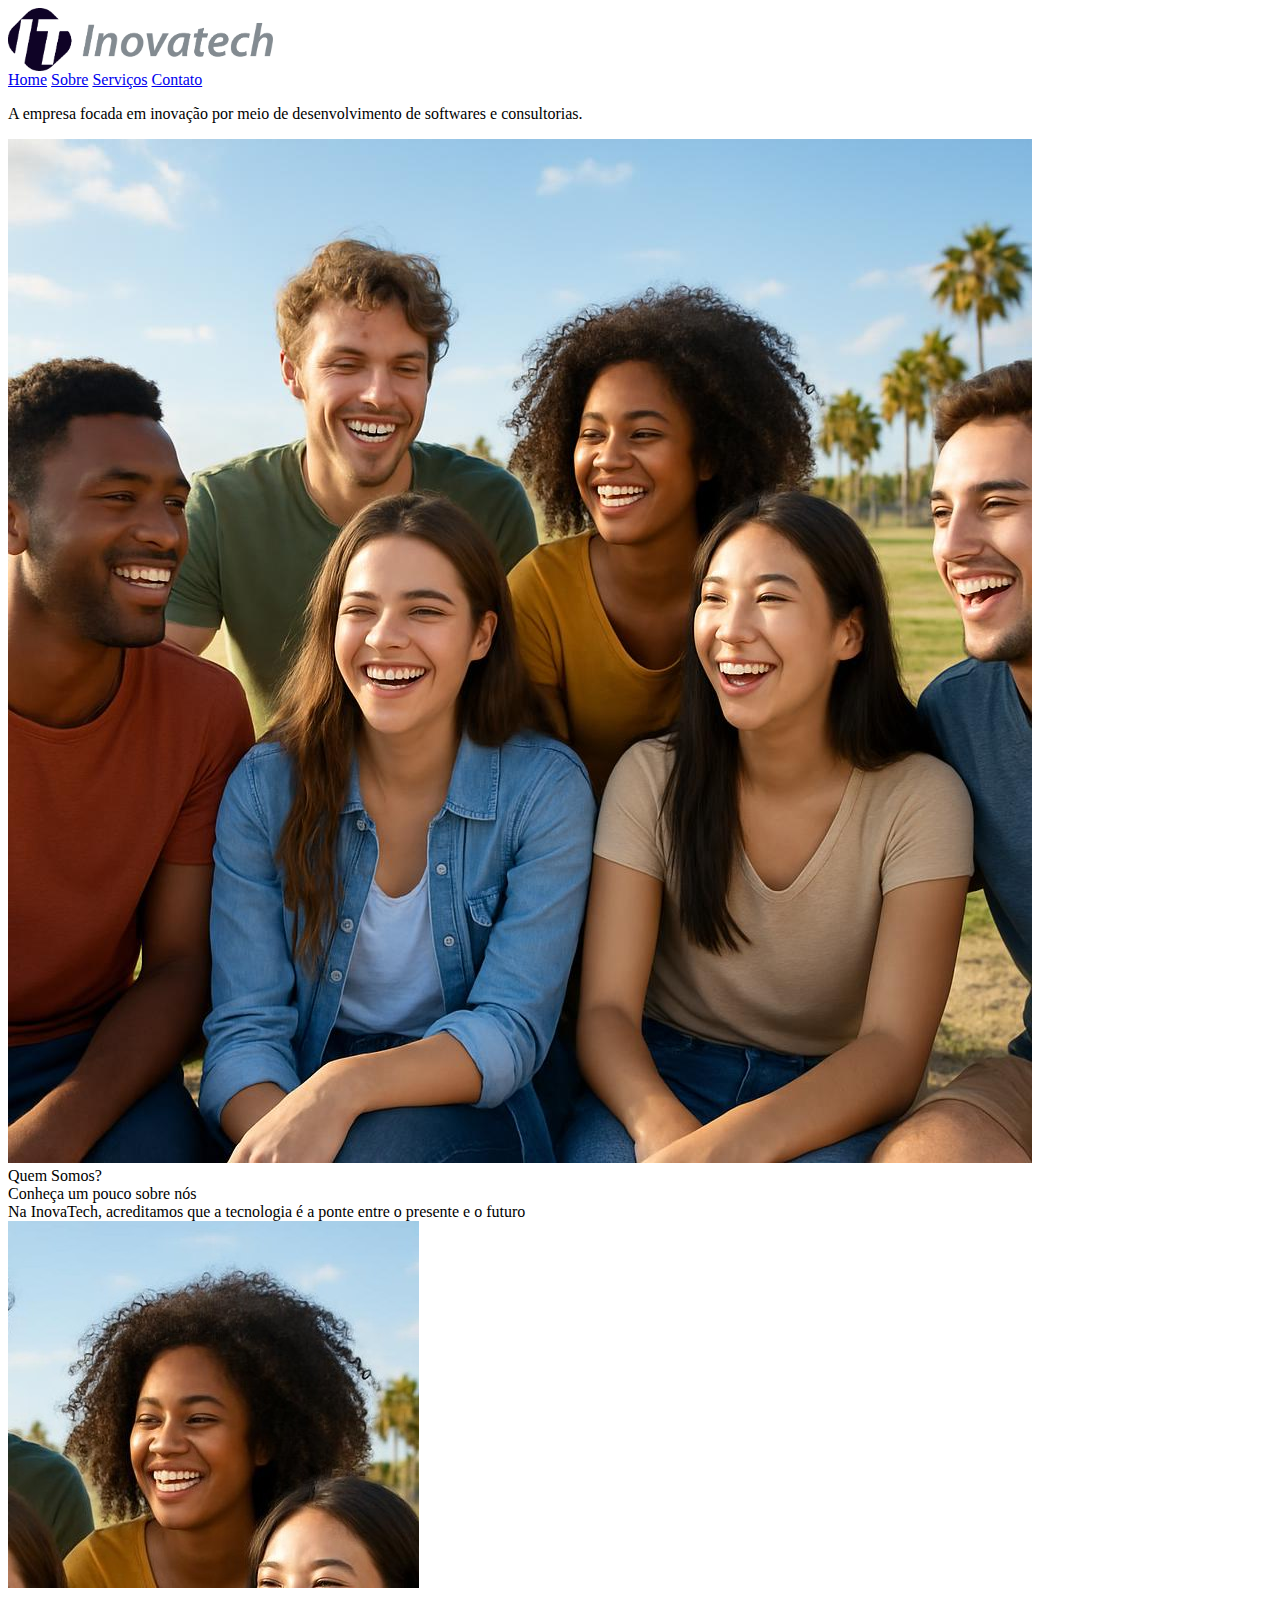
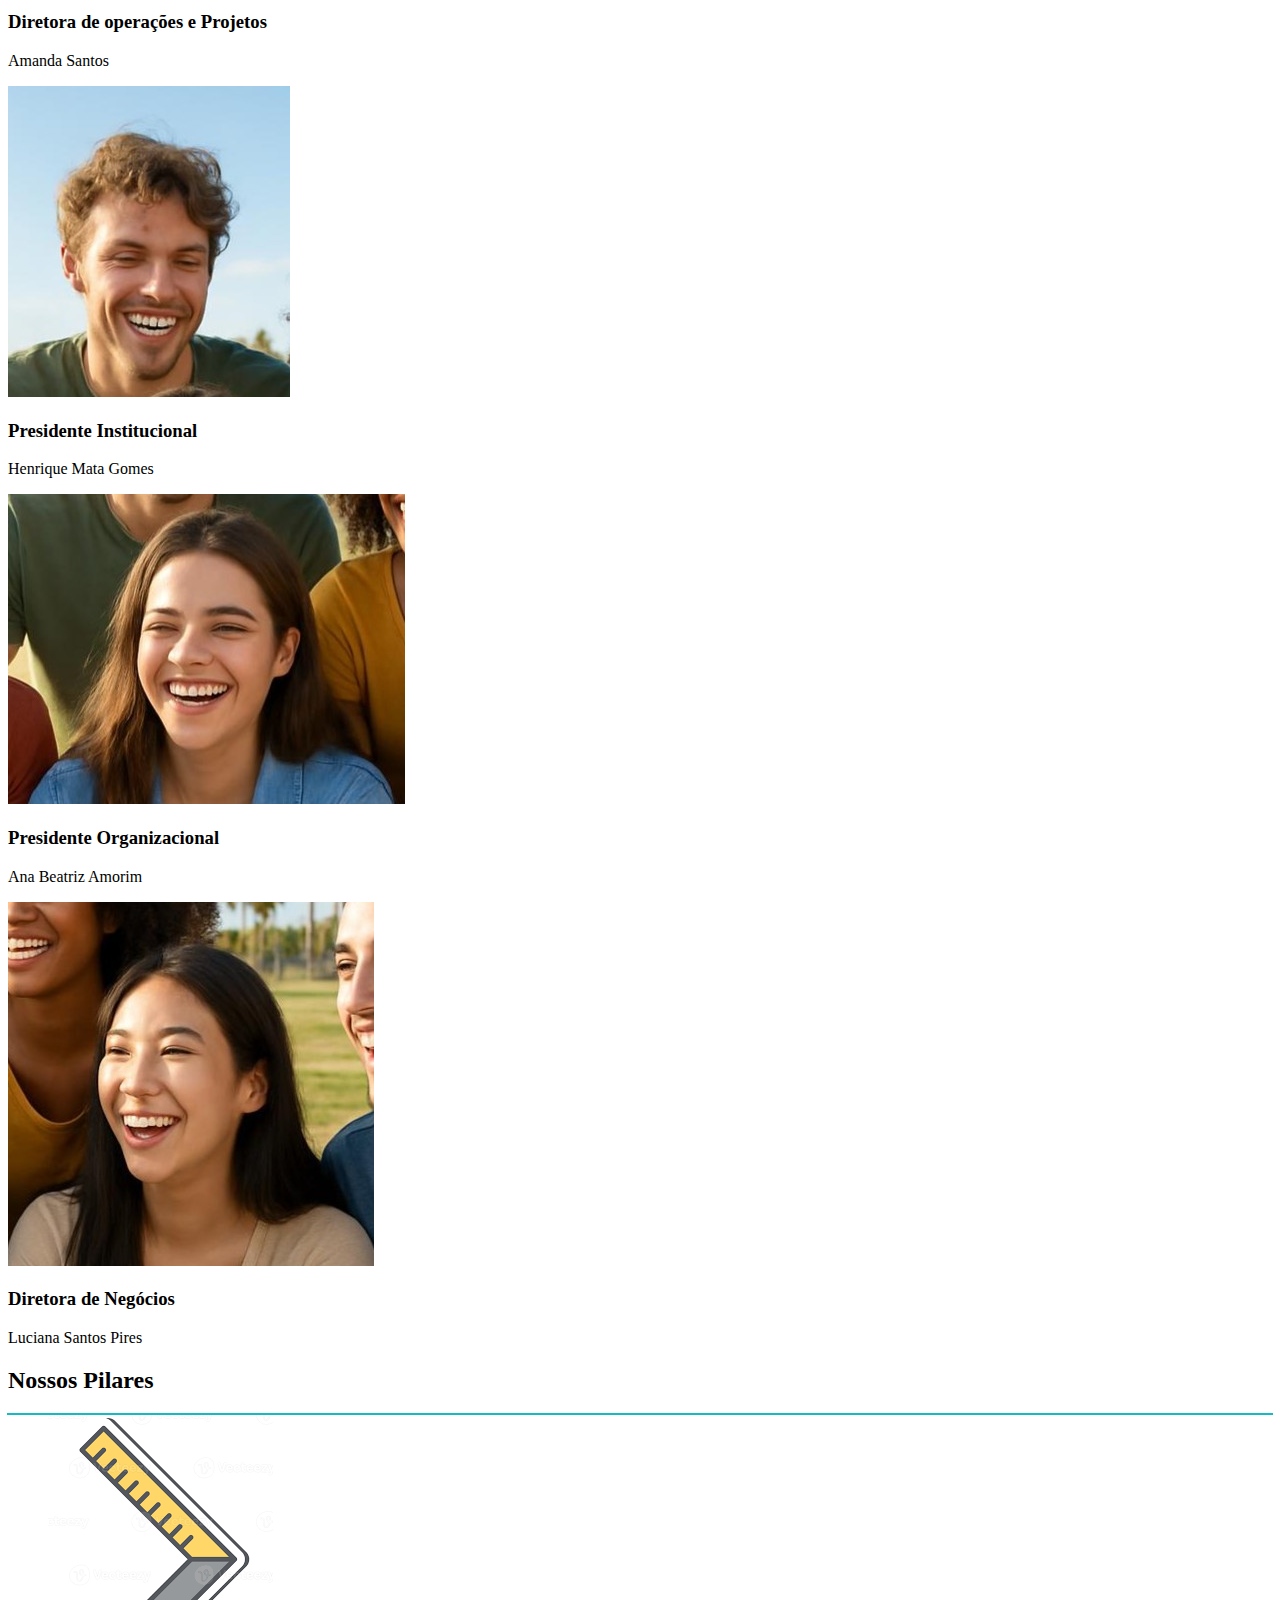
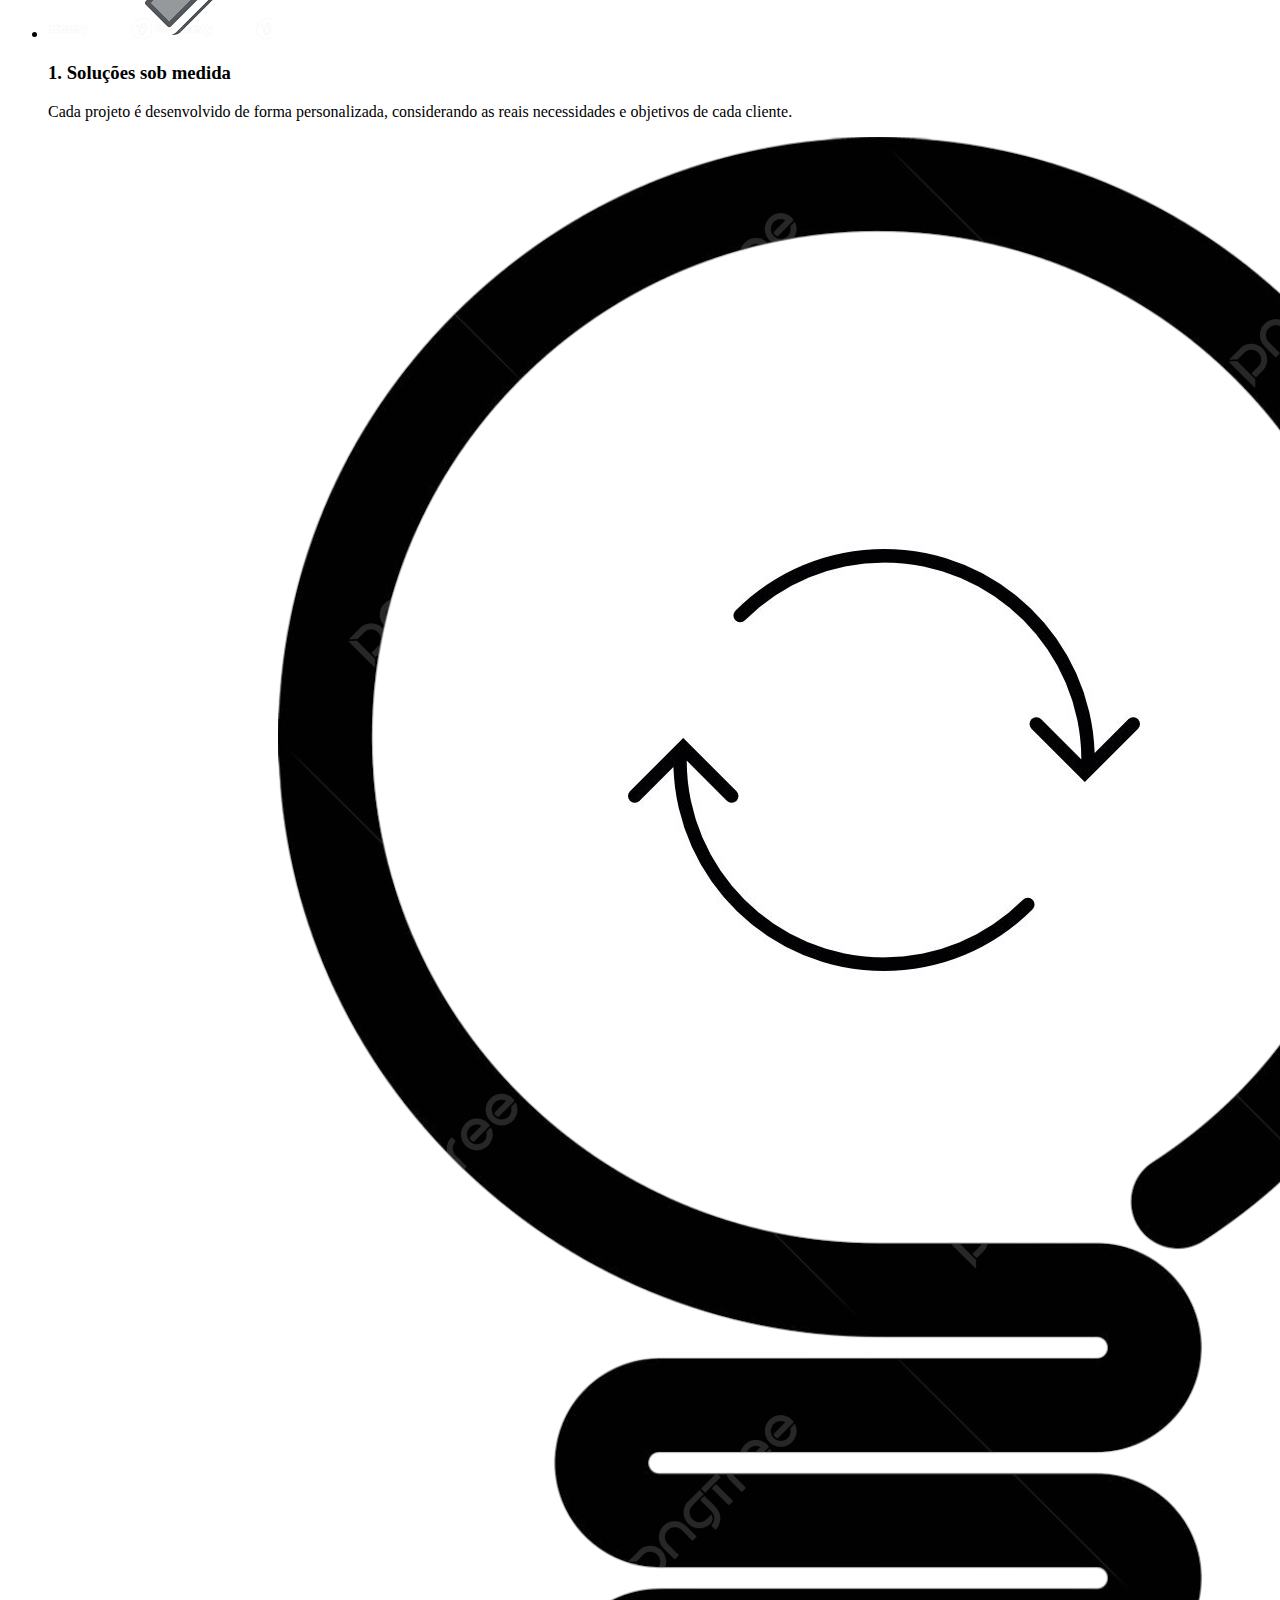
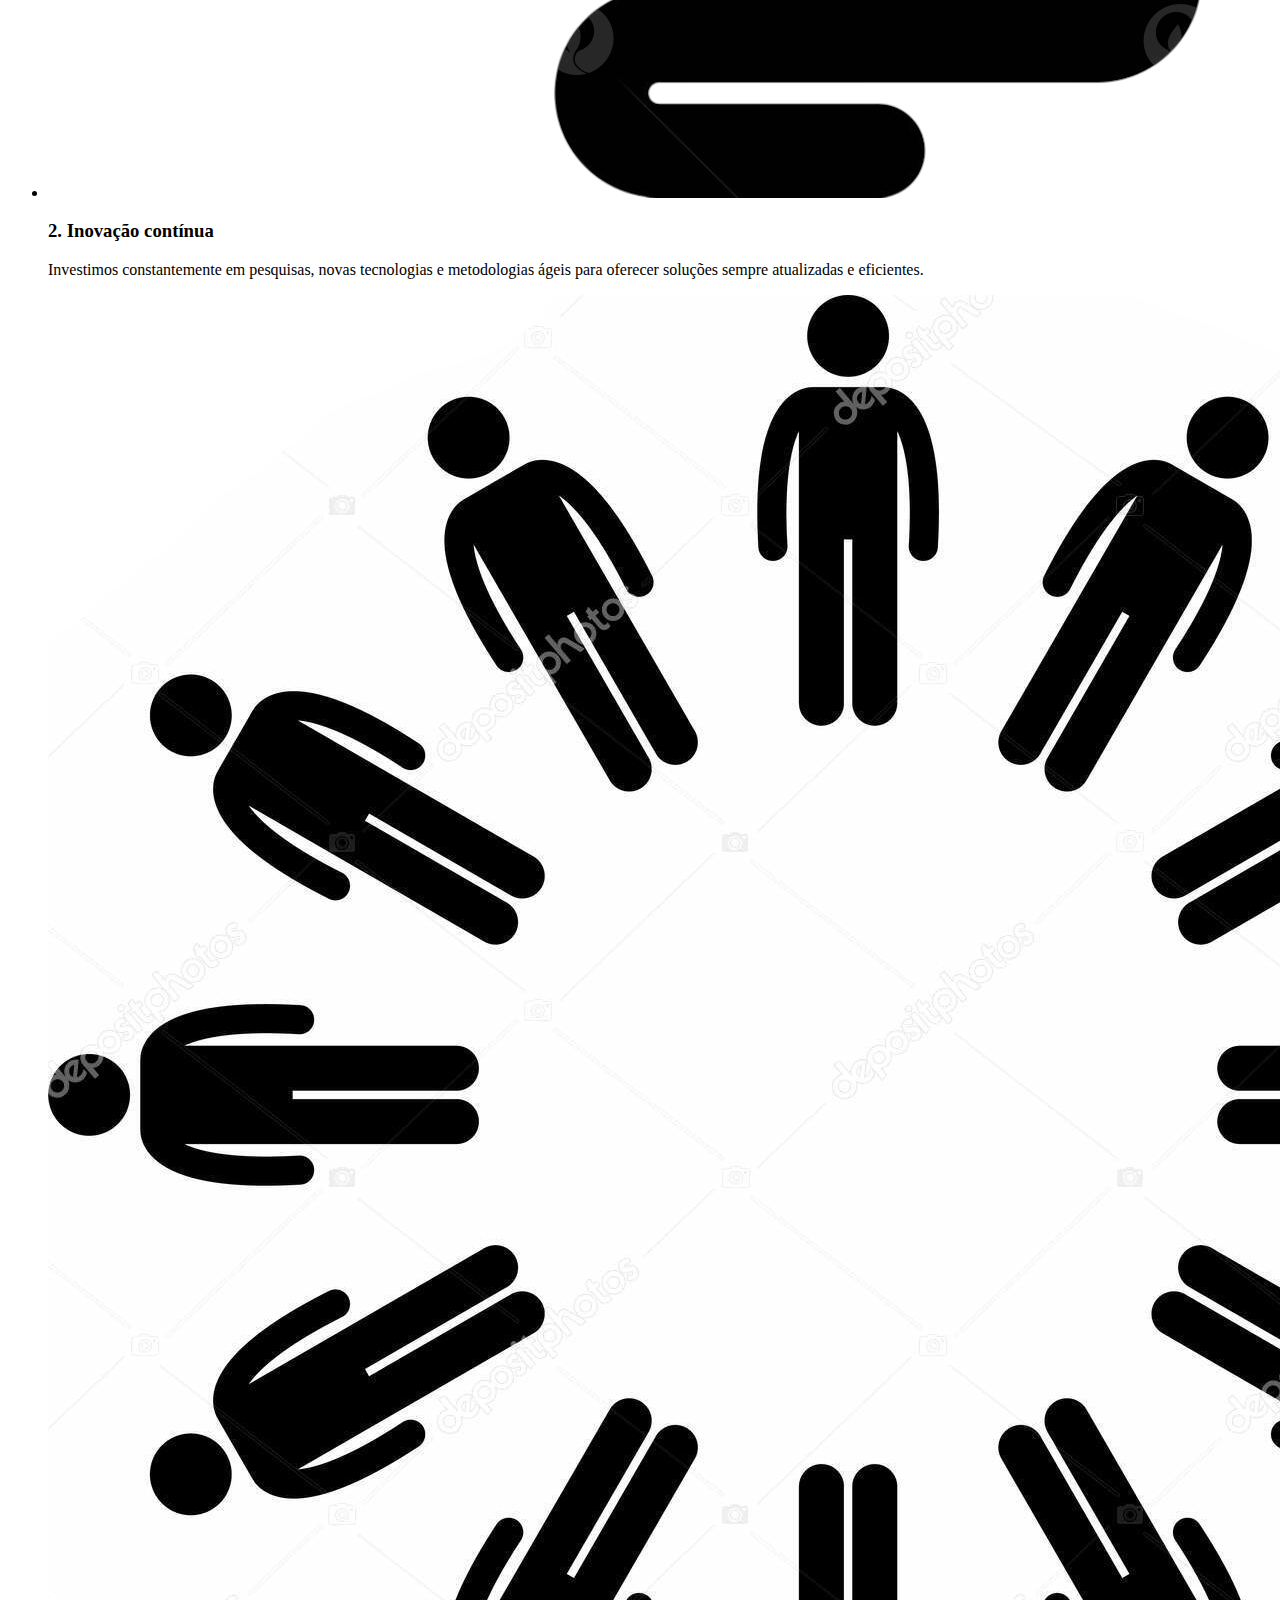
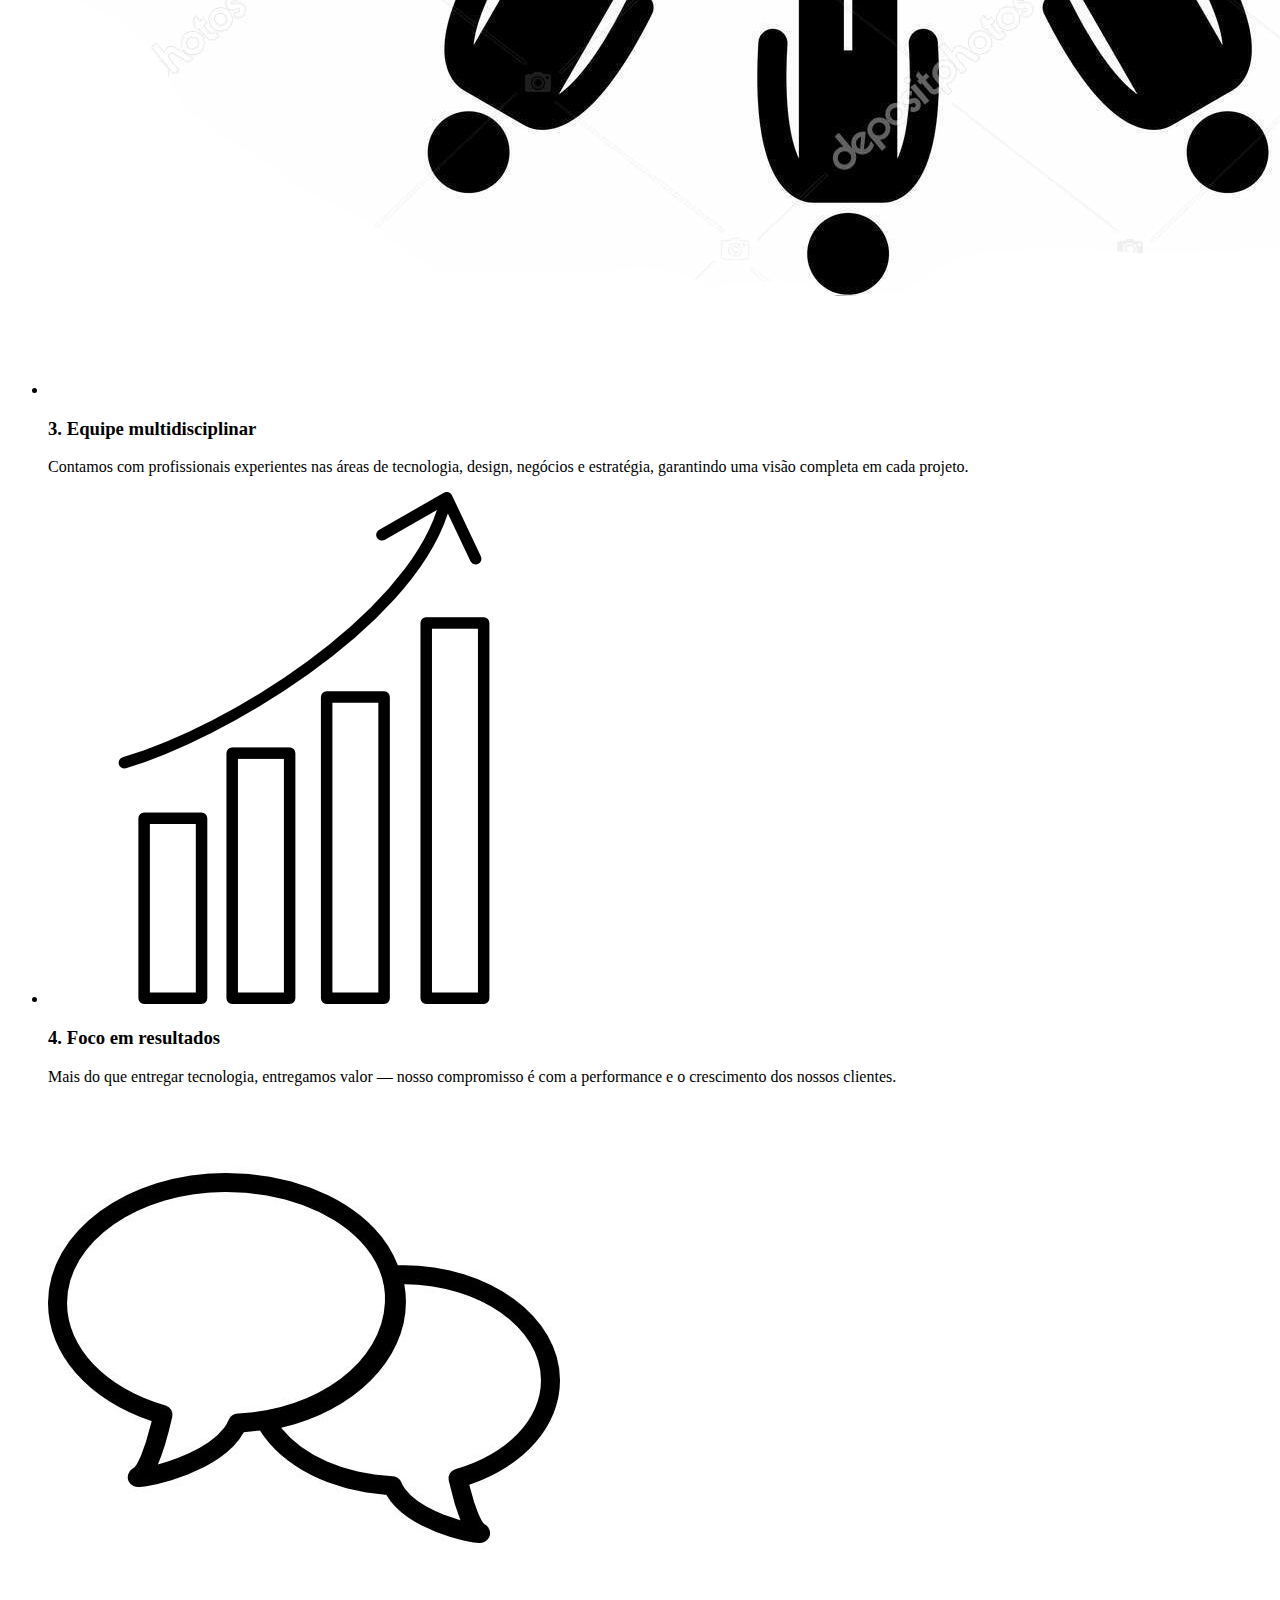
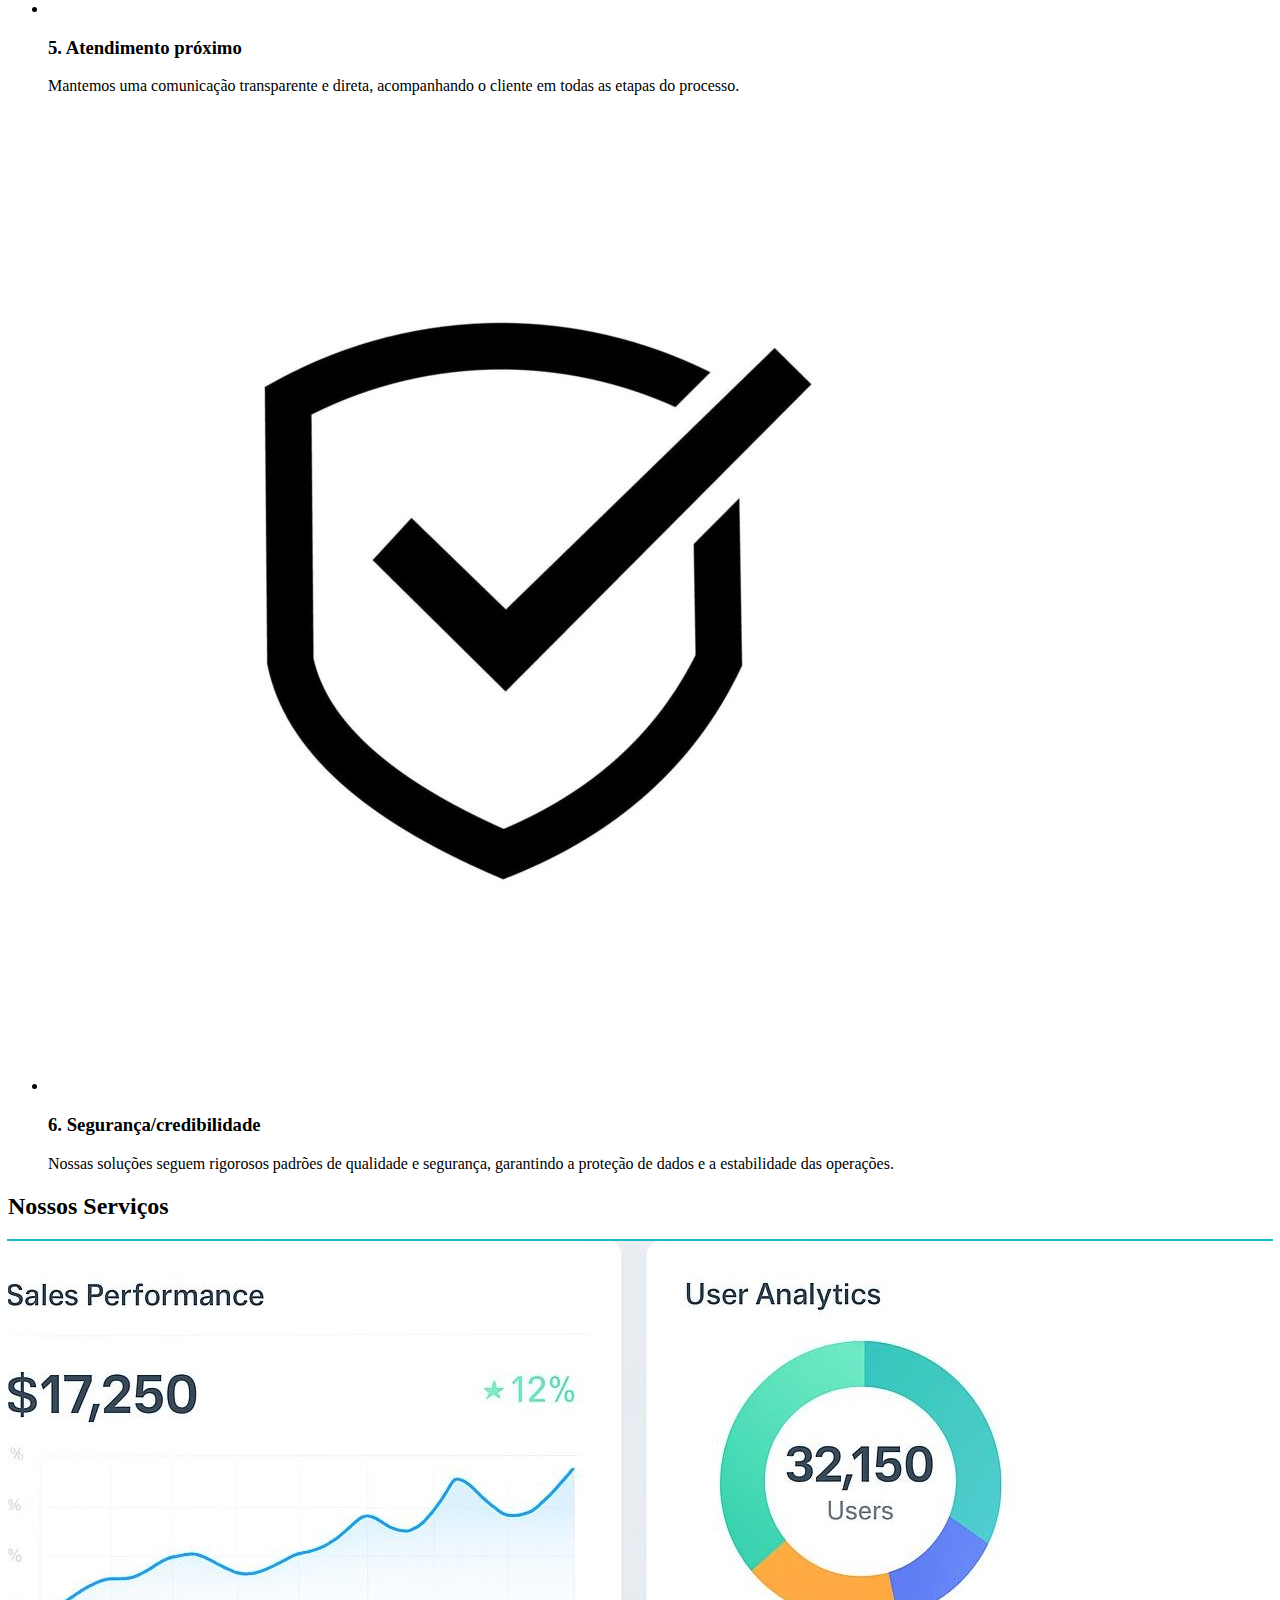
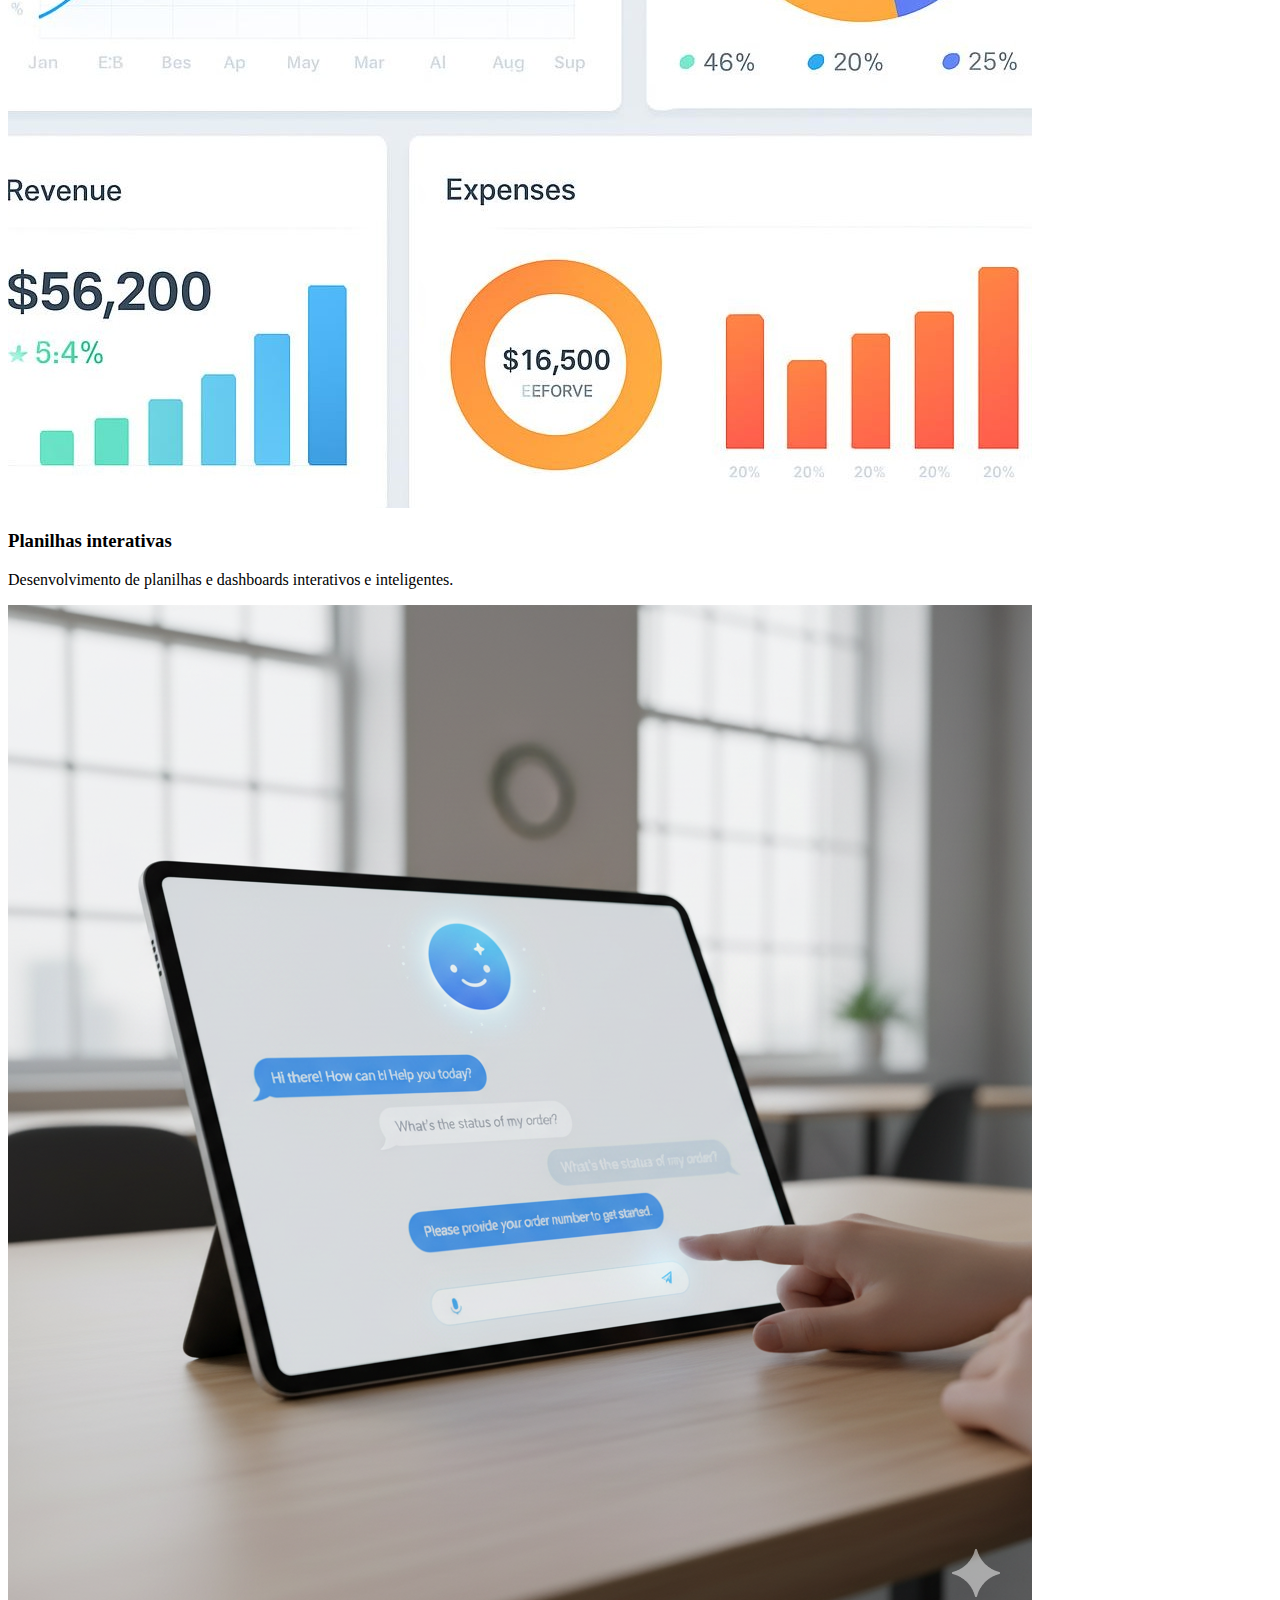
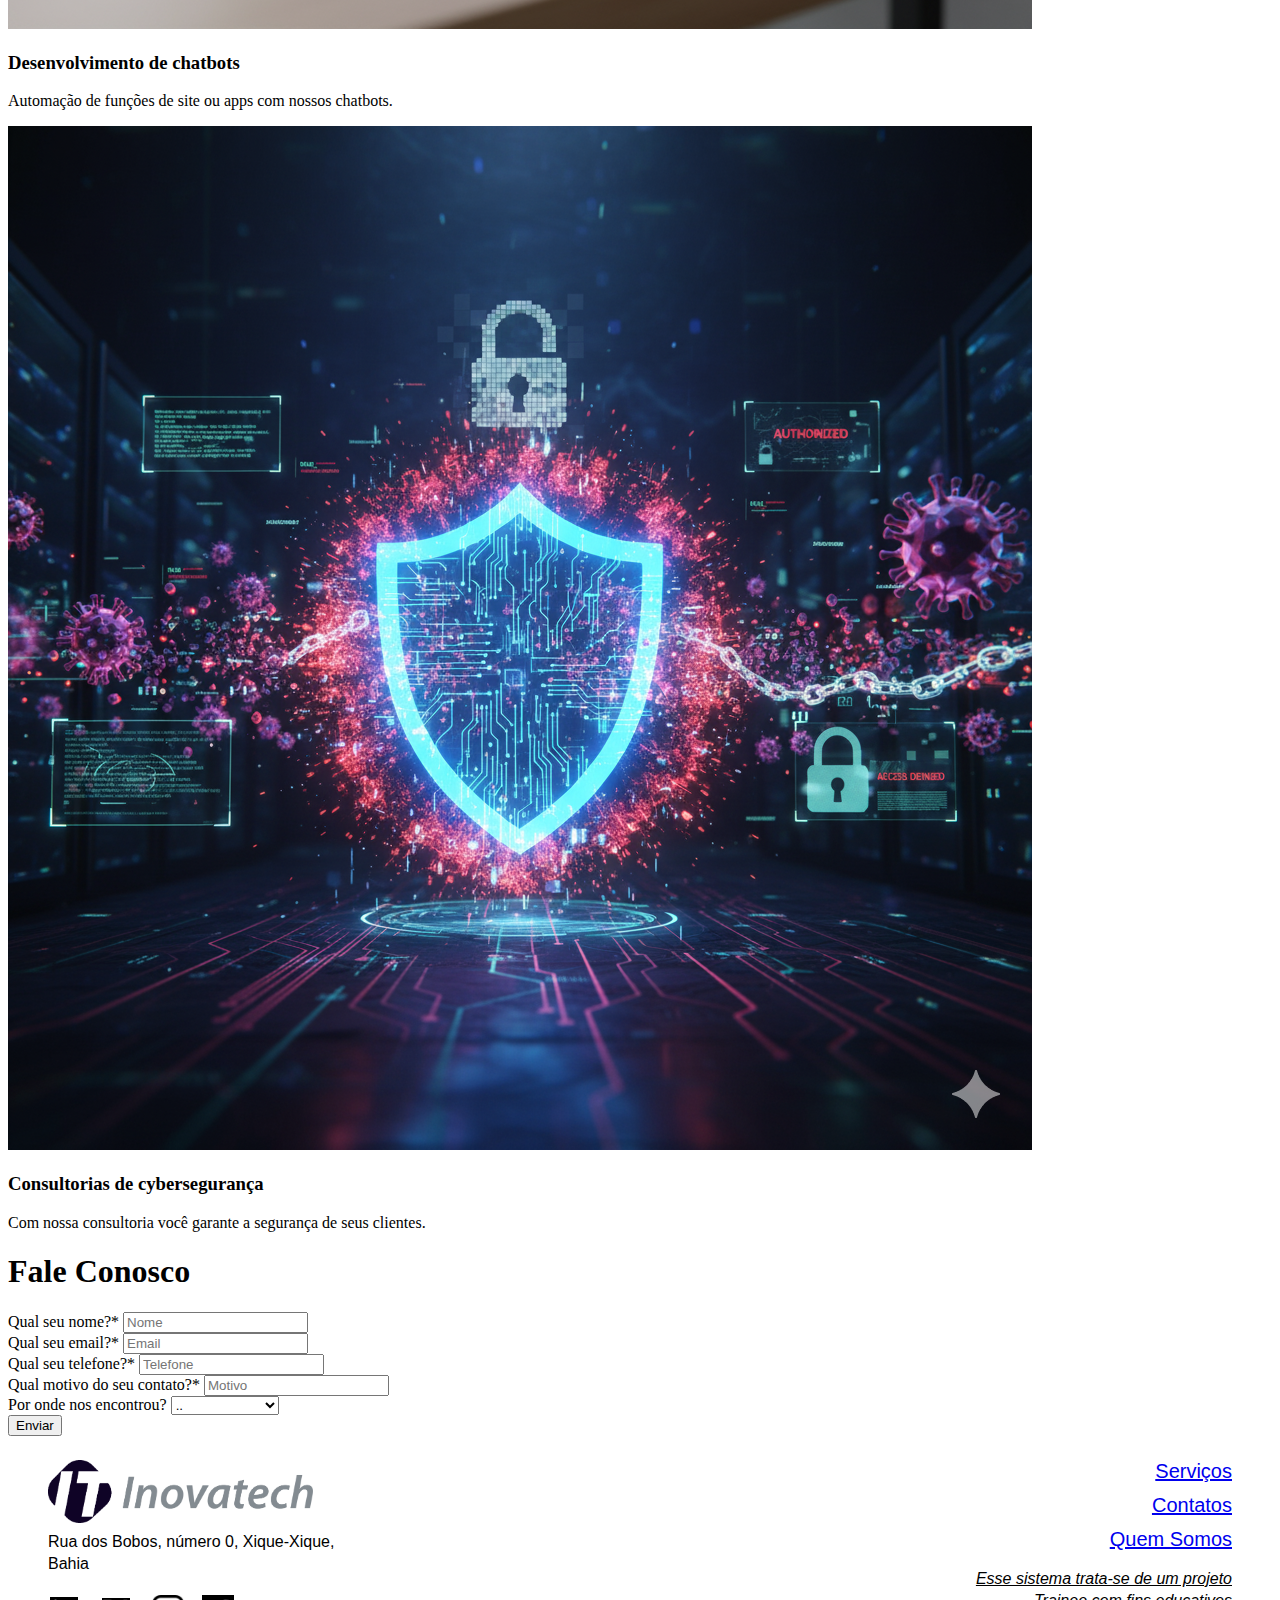
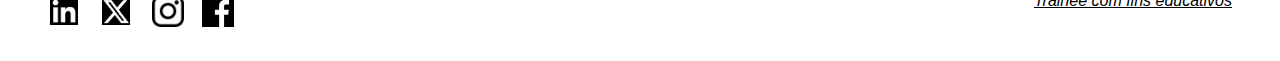
<file: index.html>
<!DOCTYPE html>
<html lang="pt-BR">
<head>
    <meta charset="UTF-8">
    <meta name="viewport" content="width=device-width, initial-scale=1.0">
    <title>Inovatech</title>
    <link rel="stylesheet" href="./css/style.css">
</head>
<body>

    <header class="navbar">
        <div class="logo">
            <a href="#"><img src="./img/logo.png" alt="Logo"></a>
        </div>

        <div class="navbar-links">
            <a href="#Home">Home</a>
            <a href="#Sobre">Sobre</a>
            <a href="#Serviços">Serviços</a>
            <a href="#Contato">Contato</a>
        </div>

        <a href="#" class="toggle-button">
            <span class="bar"></span>
            <span class="bar"></span>
            <span class="bar"></span>
        </a>
    </header>


     <div class="tela" id="Home">
        <div class="container-principal">
        <div class="container-conteudo">
            <div class="container-texto">
                <p class="texto">A empresa focada em inovação por meio de desenvolvimento de softwares e consultorias.</p>
            </div>
            <div class="container-imagem">
                <img src="./img/time inovatech.jpg" alt="time inovatech">
            </div>
        </div>
    </div>
    </div>




    <div class="block" id="Sobre">
    <div class="heading-title">Quem Somos?</div>
    <div class="titulo">Conheça um pouco sobre nós</div>
    <div class="content-wrapper">
        <div class="hero-text">Na InovaTech, acreditamos que a tecnologia é a ponte entre o presente e o futuro</div>
        </div>

        <section class="team-grid">
            <article class="team-card">
                <div class="avatar-col">
                    <div class="avatar-bg"></div>
                    <img class="avatar-img" src="./img/diretora de operações.jpg" alt="Amanda Santos">
                </div>
                <div class="card-content">
                    <div class="card-bg"></div>
                    <h3 class="card-title">Diretora de operações e Projetos</h3>
                    <p class="card-name">Amanda Santos</p>
                </div>
            </article>

            <article class="team-card">
                <div class="avatar-col">
                    <div class="avatar-bg"></div>
                    <img class="avatar-img" src="./img/presidente institucional.jpg" alt="Henrique Mata Gomes">
                </div>
                <div class="card-content">
                    <div class="card-bg"></div>
                    <h3 class="card-title">Presidente Institucional</h3>
                    <p class="card-name">Henrique Mata Gomes</p>
                </div>
            </article>

            <article class="team-card">
                <div class="avatar-col">
                    <div class="avatar-bg"></div>
                    <img class="avatar-img" src="./img/presidente organizacional.jpg" alt="Ana Beatriz Amorim">
                </div>
                <div class="card-content">
                    <div class="card-bg"></div>
                    <h3 class="card-title">Presidente Organizacional</h3>
                    <p class="card-name">Ana Beatriz Amorim</p>
                </div>
            </article>

            <article class="team-card">
                <div class="avatar-col">
                    <div class="avatar-bg"></div>
                    <img class="avatar-img" src="./img/diretora de negócios.jpg" alt="Luciana Santos Pires">
                </div>
                <div class="card-content">
                    <div class="card-bg"></div>
                    <h3 class="card-title">Diretora de Negócios</h3>
                    <p class="card-name">Luciana Santos Pires</p>
                </div>
            </article>

      </section>
  </div>

  <section class="pilares-secao">
        
    <h2 class="pilares-titulo">Nossos Pilares</h2>
	<div class="linha"></div>

        <ul class="pilares-grid">

            <li class="pilar-card">
                <img src="./img/11.png" alt="Ícone de soluções sob medida">
                <h3>1. Soluções sob medida</h3>
                <p>Cada projeto é desenvolvido de forma personalizada, considerando as reais necessidades e objetivos de cada cliente.</p>
            </li>

            <li class="pilar-card">
                <img src="./img/22.png" alt="Ícone de inovação contínua">
                <h3>2. Inovação contínua</h3>
                <p>Investimos constantemente em pesquisas, novas tecnologias e metodologias ágeis para oferecer soluções sempre atualizadas e eficientes.</p>
            </li>

            <li class="pilar-card">
                <img src="./img/33.png" alt="Ícone de equipe multidisciplinar">
                <h3>3. Equipe multidisciplinar</h3>
                <p>Contamos com profissionais experientes nas áreas de tecnologia, design, negócios e estratégia, garantindo uma visão completa em cada projeto.</p>
            </li>

            <li class="pilar-card">
                <img src="./img/44.png" alt="Ícone de foco em resultados">
                <h3>4. Foco em resultados</h3>
                <p>Mais do que entregar tecnologia, entregamos valor — nosso compromisso é com a performance e o crescimento dos nossos clientes.</p>
            </li>

            <li class="pilar-card">
                <img src="./img/55.png" alt="Ícone de atendimento próximo">
                <h3>5. Atendimento próximo</h3>
                <p>Mantemos uma comunicação transparente e direta, acompanhando o cliente em todas as etapas do processo.</p>
            </li>

            <li class="pilar-card">
                <img src="./img/66.png" alt="Ícone de segurança e credibilidade">
                <h3>6. Segurança/credibilidade</h3>
                <p>Nossas soluções seguem rigorosos padrões de qualidade e segurança, garantindo a proteção de dados e a estabilidade das operações.</p>
            </li>

        </ul> </section>




    








    <section class="section-principal" id="Serviços">
    <div class="nossos-servicos">
        <h2 class="titulo">Nossos Serviços</h2>
            <div class="linha"></div>
    </div>

    <div class="group">
        <div class="container-servicos">
            <img src="./img/planilha.jpeg" alt="imagem da planilha" class="img" />                    
                <h3 class="titulos">Planilhas interativas</h3>
                    <p class="servico-descricao">Desenvolvimento de planilhas e dashboards interativos e inteligentes.</p>
        </div>

        <div class="container-servicos">
            <img src="./img/chatbots.png" alt="imagem do chatbots" class="img" />
                <h3 class="titulos">Desenvolvimento de chatbots</h3>
                    <p class="servico-descricao">Automação de funções de site ou apps com nossos chatbots.</p>
        </div>

        <div class="container-servicos">
            <img src="./img/cybersegurança.png" alt="imagem de cybersegurança" class="img" />
                <h3 class="titulos">Consultorias de cybersegurança</h3>
                    <p class="servico-descricao">Com nossa consultoria você garante a segurança de seus clientes.</p>
        </div>
    </div> 
</section>


















<div class="fale-conosco">
    <h1>Fale Conosco</h1>
    
    <form method="POST" action="https://formsubmit.co/orcestraformulario@tuamaeaquelaursa.com" class="junção-box" id="formContato" onsubmit="return validarFormulario(event)">
    <input type="hidden" name="_subject" value="Novo contato - Fale Conosco">
    <input type="hidden" name="_captcha" value="false">
    <input type="hidden" name="_template" value="table">
        <div class="box">
            <div class="box-input">
                <label>Qual seu nome?<span class="required">*</span></label>
                <input type="text" id="nome" name="nome" placeholder="Nome" required>
            </div>
            
            <div class="box-input">
                <label>Qual seu email?<span class="required">*</span></label>
                <input type="email" id="email" name="email" placeholder="Email" required>
            </div>
        </div>

        <div class="box">
            <div class="box-input">
                <label>Qual seu telefone?<span class="required">*</span></label>
                <input type="tel" id="telefone" name="telefone" placeholder="Telefone" required>
            </div>
            
            <div class="box-input">
                <label>Qual motivo do seu contato?<span class="required">*</span></label>
                <input type="text" id="motivo" name="motivo" placeholder="Motivo" required>
            </div>
        </div>

        <div class="box box-right">
            <div class="box-input">
                <label>Por onde nos encontrou?</label>
                <select id="encontrou" name="encontrou">
                    <option value="" selected>..</option>
                    <option value="google">Google</option>
                    <option value="redes-sociais">Redes Sociais</option>
                    <option value="indicacao">Indicação</option>
                    <option value="anuncio">Anúncio</option>
                    <option value="outro">Outro</option>
                </select>
            </div>
            <button type="button" class="botao" onclick="validarFormulario()">Enviar</button>
        </div>
        </form>
    </div>
</div>










<div class="rs">
    <div class="footer-content">
        <div class="left">
            <div class="logo">
                <img src="./img/logo.png" alt="logo" />
            </div>

            <div class="address">Rua dos Bobos, número 0, Xique-Xique, Bahia</div>

            <div class="icons">
                <div class="icon">
                     <img class="icon-img--28" src="./img/linkedin logo.png" alt="linkedin" />
                </div>

                <div class="icon icon--ghost">
                    <img class="icon-img--28" src="./img/tt logo.png" alt="x" />
                </div>

                <div class="icon">
                    <img class="icon-img--32" src="./img/instagram logo.png" alt="insta" />
                </div>

                <div class="icon">
                     <img class="icon-img--36" src="./img/face logo.png" alt="face" />
                </div>
            </div>
        </div>

        <div class="right">
            <ul class="nav">
                <li class="nav-item nav-servicos"><a href="#Serviços">Serviços</a></li>
                <li class="nav-item nav-contatos"><a href="#Contatos">Contatos</a></li>
                <li class="nav-item nav-quem"><a href="#Sobre">Quem Somos</a></li>
            </ul>

            <div class="tagline">Esse sistema trata-se de um projeto Trainee com fins educativos</div>
        </div>
    </div>
    <div class="linha1"></div>
 </div>









    <script src="./js/script.js"></script>
</body>
</html>
</file>
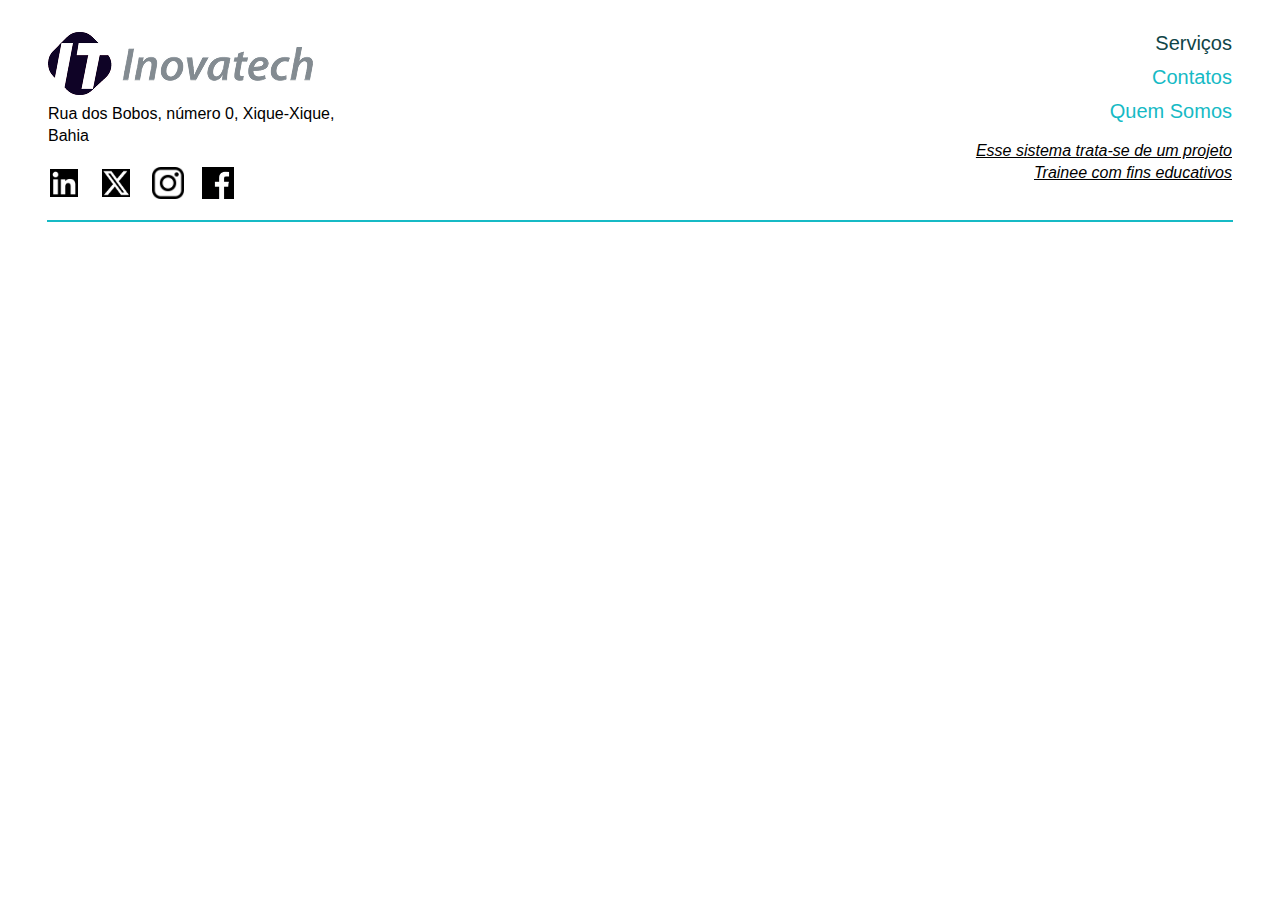
<file: html/index.html>
<!DOCTYPE html>
<html lang="pt-BR">
<head>
  <meta charset="UTF-8">
  <meta name="viewport" content="width=device-width, initial-scale=1.0">
  <title>Rodape</title>
  <link rel="stylesheet" href="../css/style.css">
</head>

<body>
 <div class="rs">
    <div class="footer-content">
        <div class="left">
            <div class="logo">
                <img src="../img/logo inovatech.png" alt="logo" />
            </div>

            <div class="address">Rua dos Bobos, número 0, Xique-Xique, Bahia</div>

            <div class="icons">
                <div class="icon">
                     <img class="icon-img--28" src="../img/linkedin logo.png" alt="linkedin" />
                </div>

                <div class="icon icon--ghost">
                    <img class="icon-img--28" src="../img/tt logo.png" alt="x" />
                </div>

                <div class="icon">
                    <img class="icon-img--32" src="../img/instagram logo.png" alt="insta" />
                </div>

                <div class="icon">
                     <img class="icon-img--36" src="../img/face logo.png" alt="face" />
                </div>
            </div>
        </div>

        <div class="right">
            <ul class="nav">
                <li class="nav-item nav-servicos">Serviços</li>
                <li class="nav-item nav-contatos">Contatos</li>
                <li class="nav-item nav-quem">Quem Somos</li>
            </ul>

            <div class="tagline">Esse sistema trata-se de um projeto Trainee com fins educativos</div>
        </div>
    </div>
    <div class="linha"></div>
 </div>
 
</body>
</html>
</file>
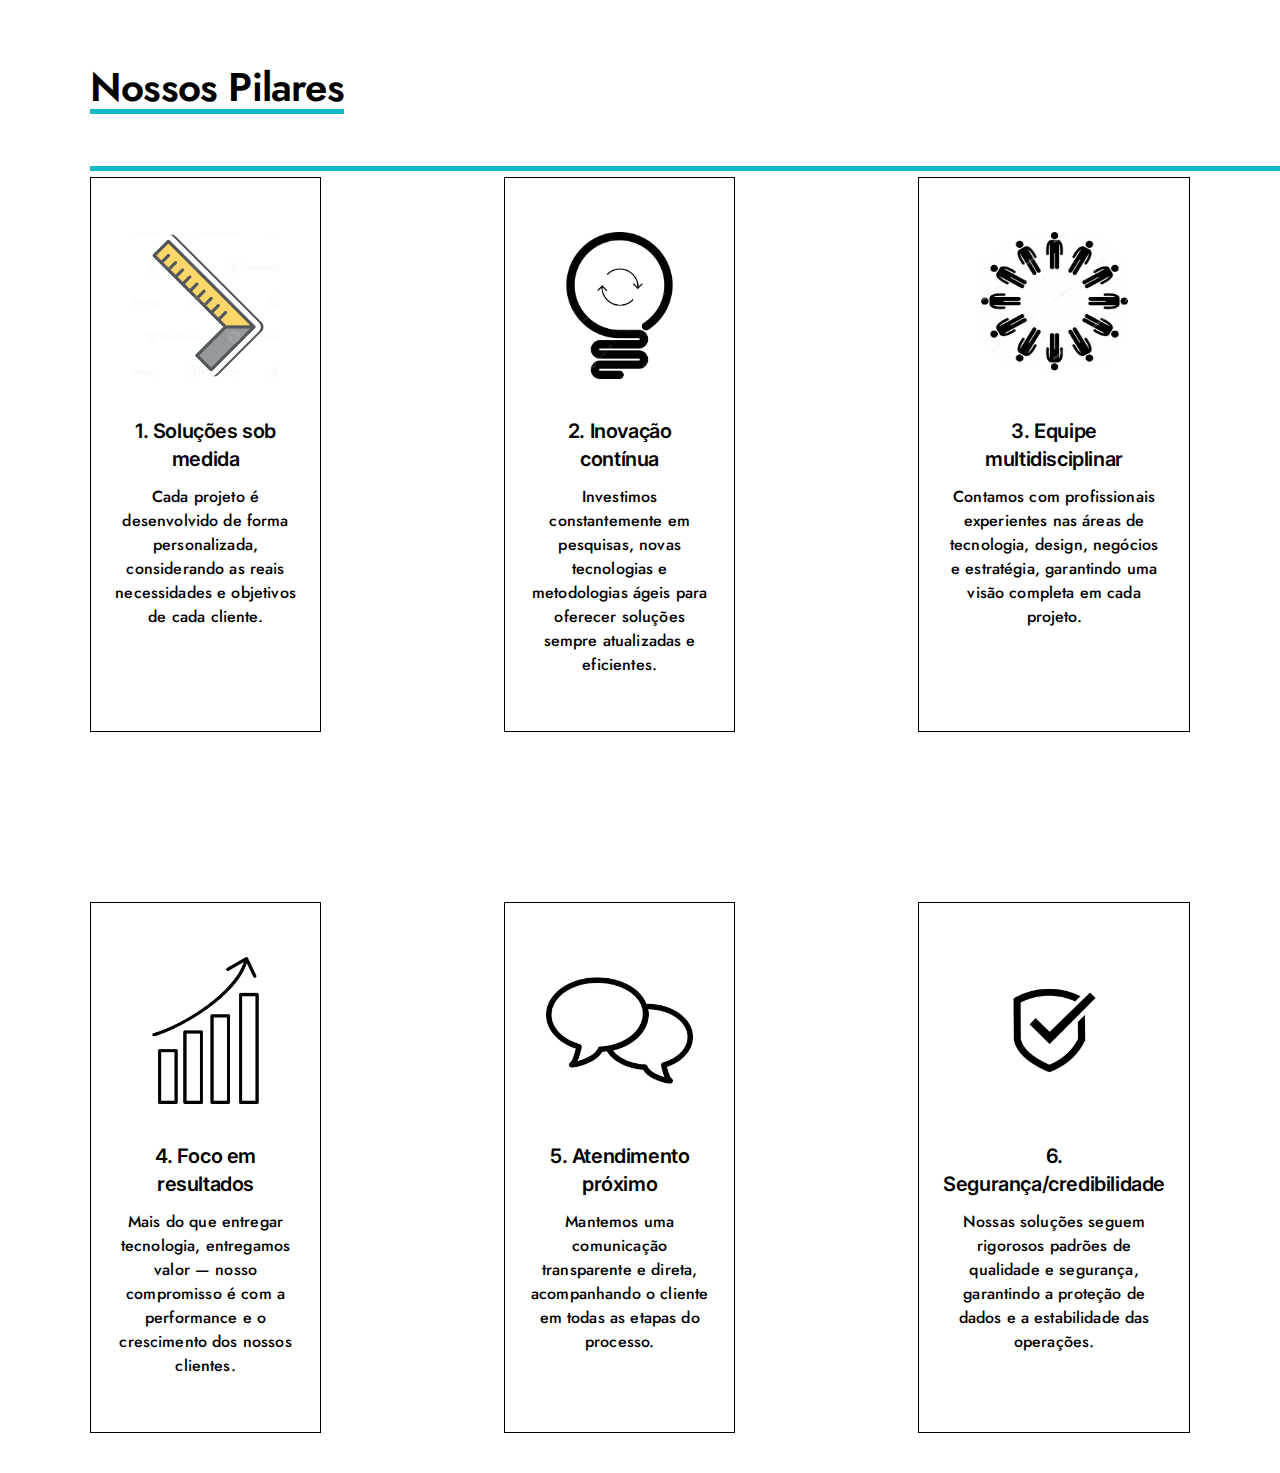
<file: nossos pilares/index.html>
<!DOCTYPE html>
<html lang="pt-br">

<head>
    <meta charset="UTF-8">
    <meta name="viewport" content="width=device-width, initial-scale=1.0">
    <title>Nossos Pilares</title>
    
    <link rel="stylesheet" href="style.css"> 
</head>

<body>

    <section class="pilares-secao">
        
        <h2 class="pilares-titulo">Nossos Pilares</h2>

	<img src="downloads/linha.png" alt="Linha de separação colorida" class="linha">

        <ul class="pilares-grid">

            <li class="pilar-card">
                <img src="downloads/11.png" alt="Ícone de soluções sob medida">
                <h3>1. Soluções sob medida</h3>
                <p>Cada projeto é desenvolvido de forma personalizada, considerando as reais necessidades e objetivos de cada cliente.</p>
            </li>

            <li class="pilar-card">
                <img src="downloads/22.png" alt="Ícone de inovação contínua">
                <h3>2. Inovação contínua</h3>
                <p>Investimos constantemente em pesquisas, novas tecnologias e metodologias ágeis para oferecer soluções sempre atualizadas e eficientes.</p>
            </li>

            <li class="pilar-card">
                <img src="downloads/33.png" alt="Ícone de equipe multidisciplinar">
                <h3>3. Equipe multidisciplinar</h3>
                <p>Contamos com profissionais experientes nas áreas de tecnologia, design, negócios e estratégia, garantindo uma visão completa em cada projeto.</p>
            </li>

            <li class="pilar-card">
                <img src="downloads/44.png" alt="Ícone de foco em resultados">
                <h3>4. Foco em resultados</h3>
                <p>Mais do que entregar tecnologia, entregamos valor — nosso compromisso é com a performance e o crescimento dos nossos clientes.</p>
            </li>

            <li class="pilar-card">
                <img src="downloads/55.png" alt="Ícone de atendimento próximo">
                <h3>5. Atendimento próximo</h3>
                <p>Mantemos uma comunicação transparente e direta, acompanhando o cliente em todas as etapas do processo.</p>
            </li>

            <li class="pilar-card">
                <img src="downloads/66.png" alt="Ícone de segurança e credibilidade">
                <h3>6. Segurança/credibilidade</h3>
                <p>Nossas soluções seguem rigorosos padrões de qualidade e segurança, garantindo a proteção de dados e a estabilidade das operações.</p>
            </li>

        </ul> </section> </body>

</html>
</file>
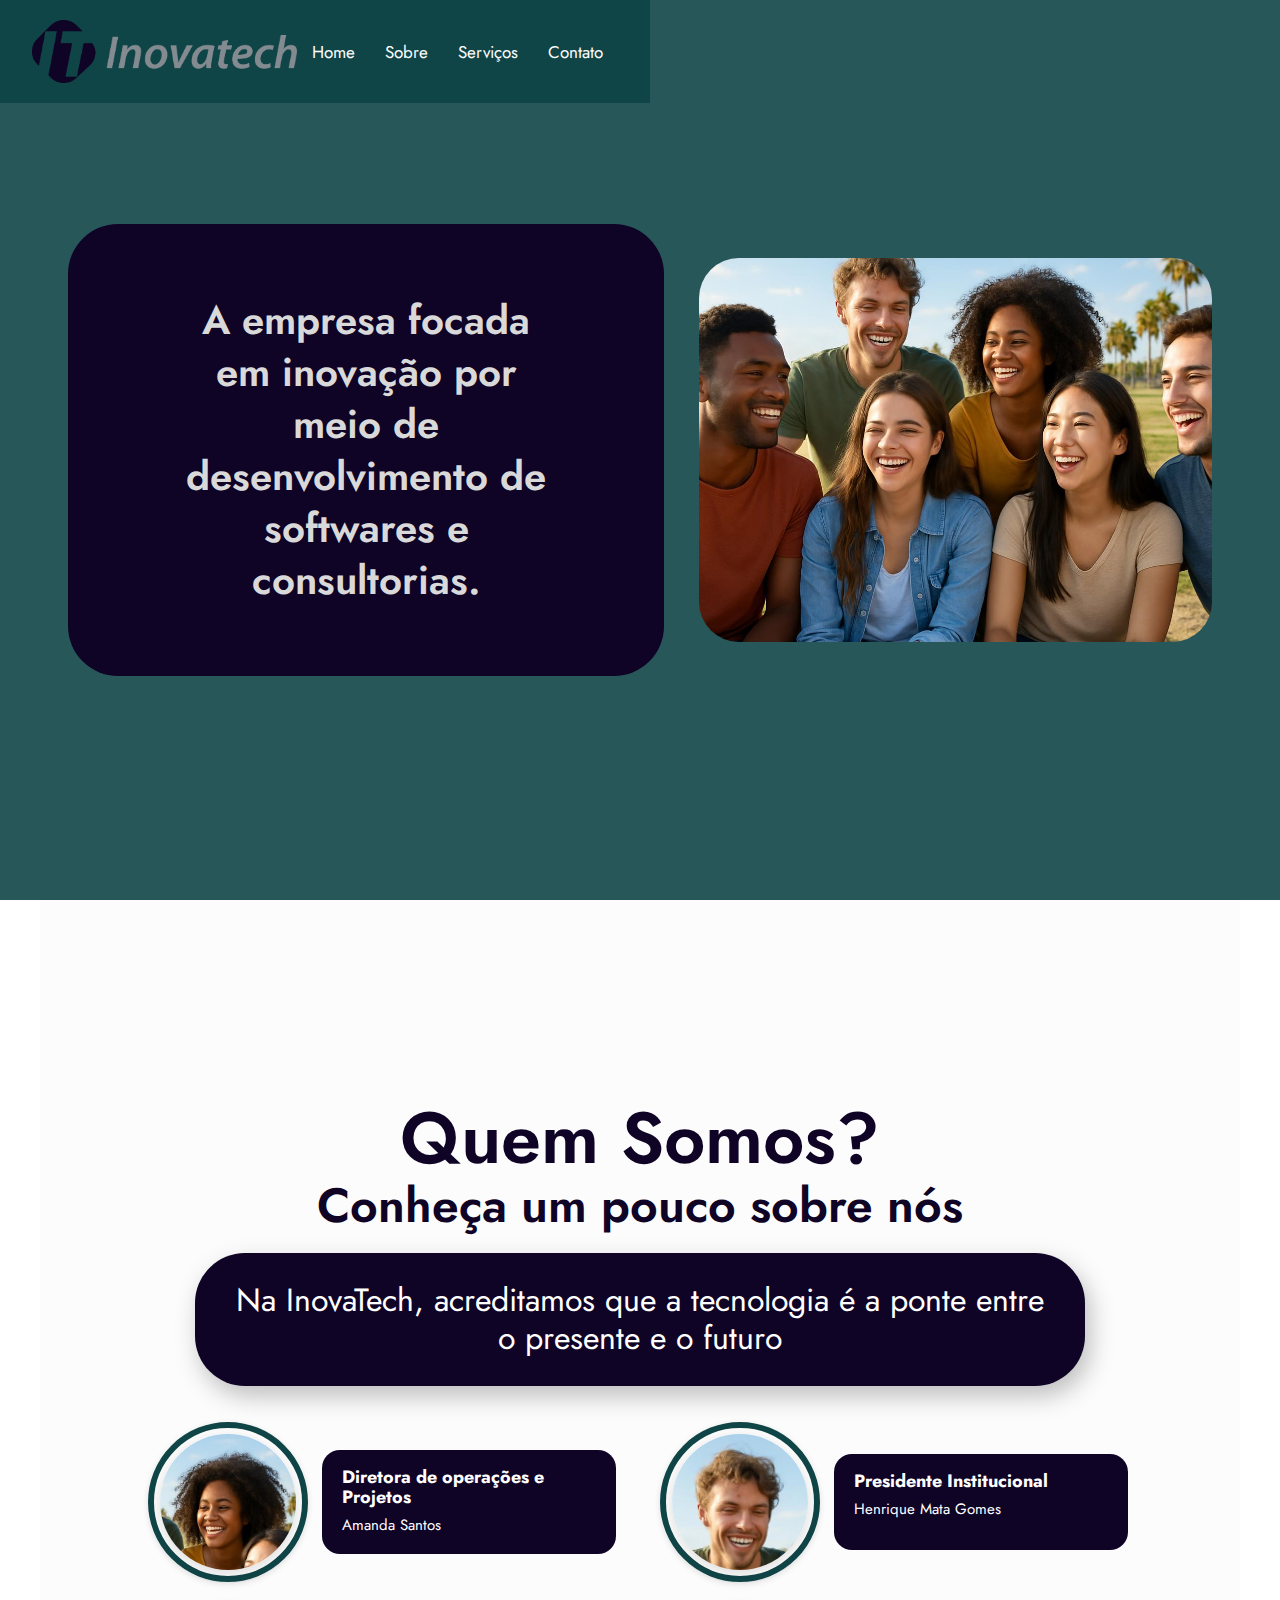
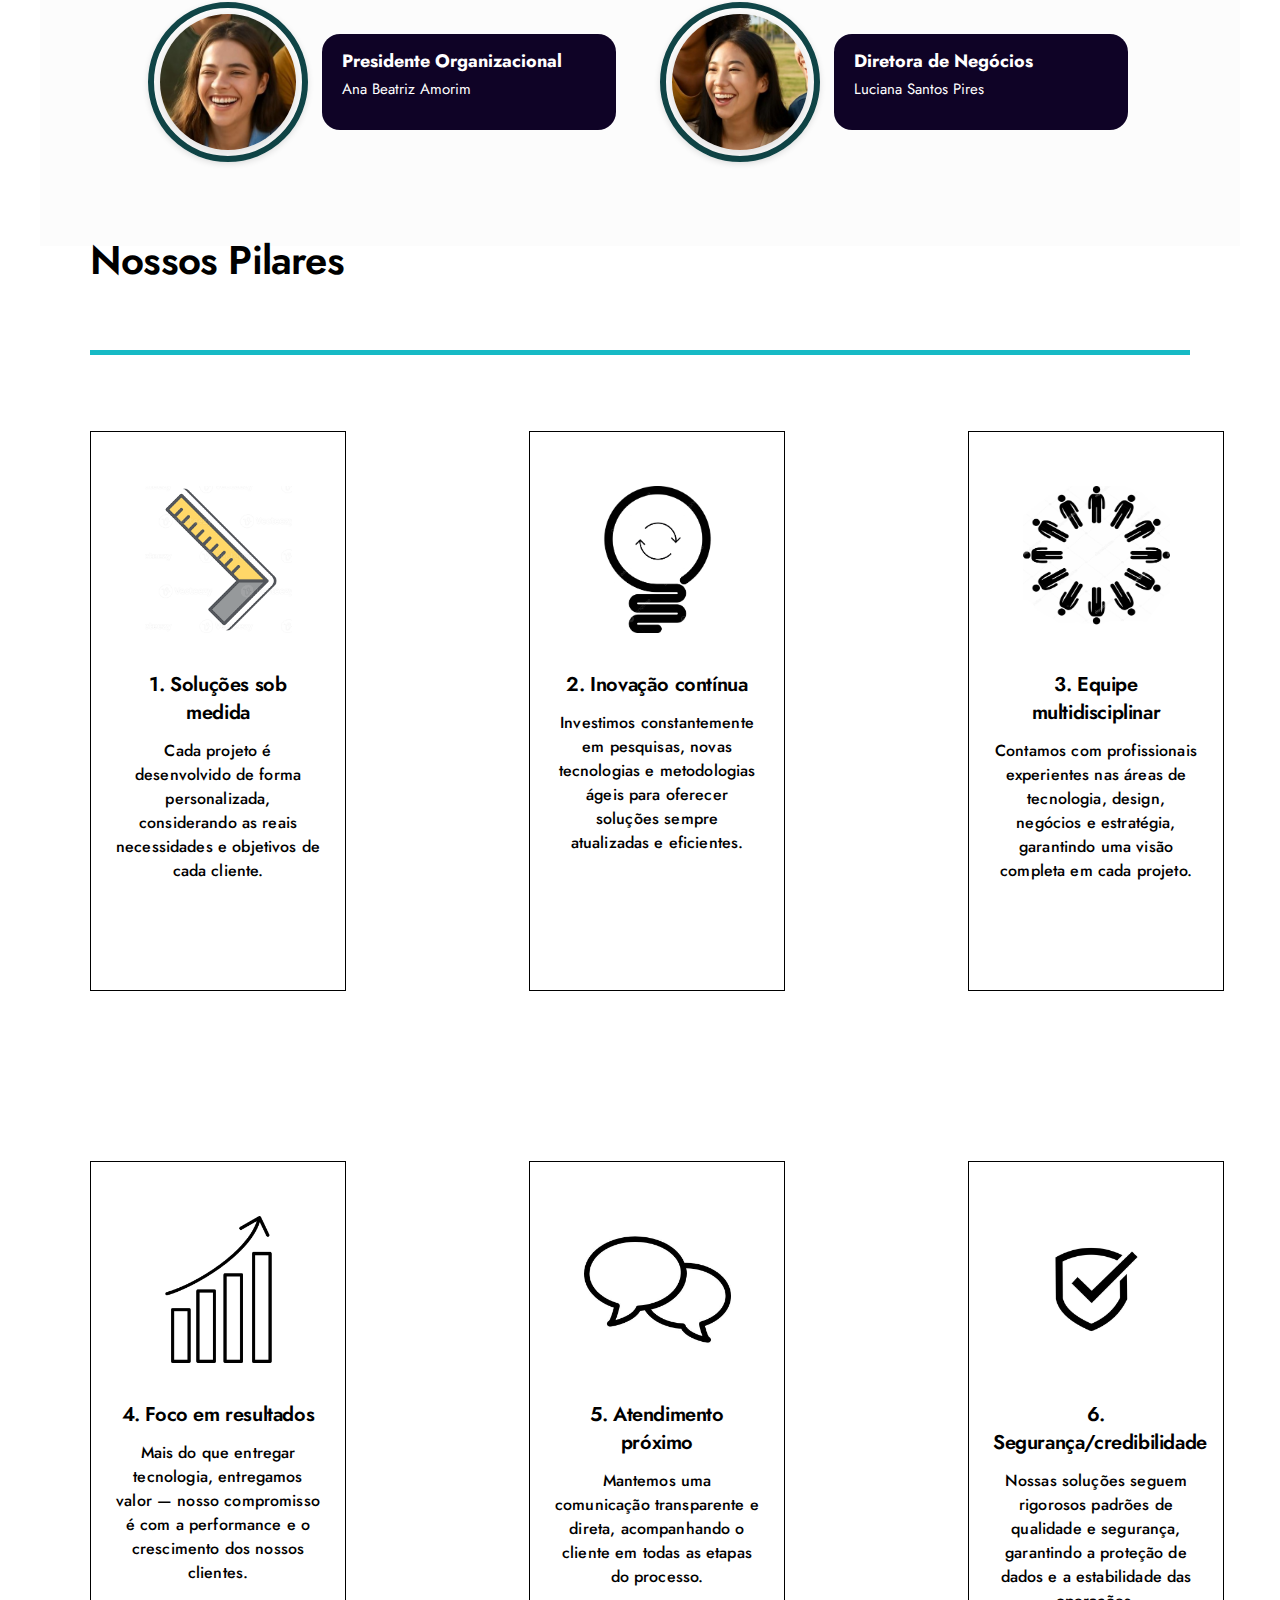
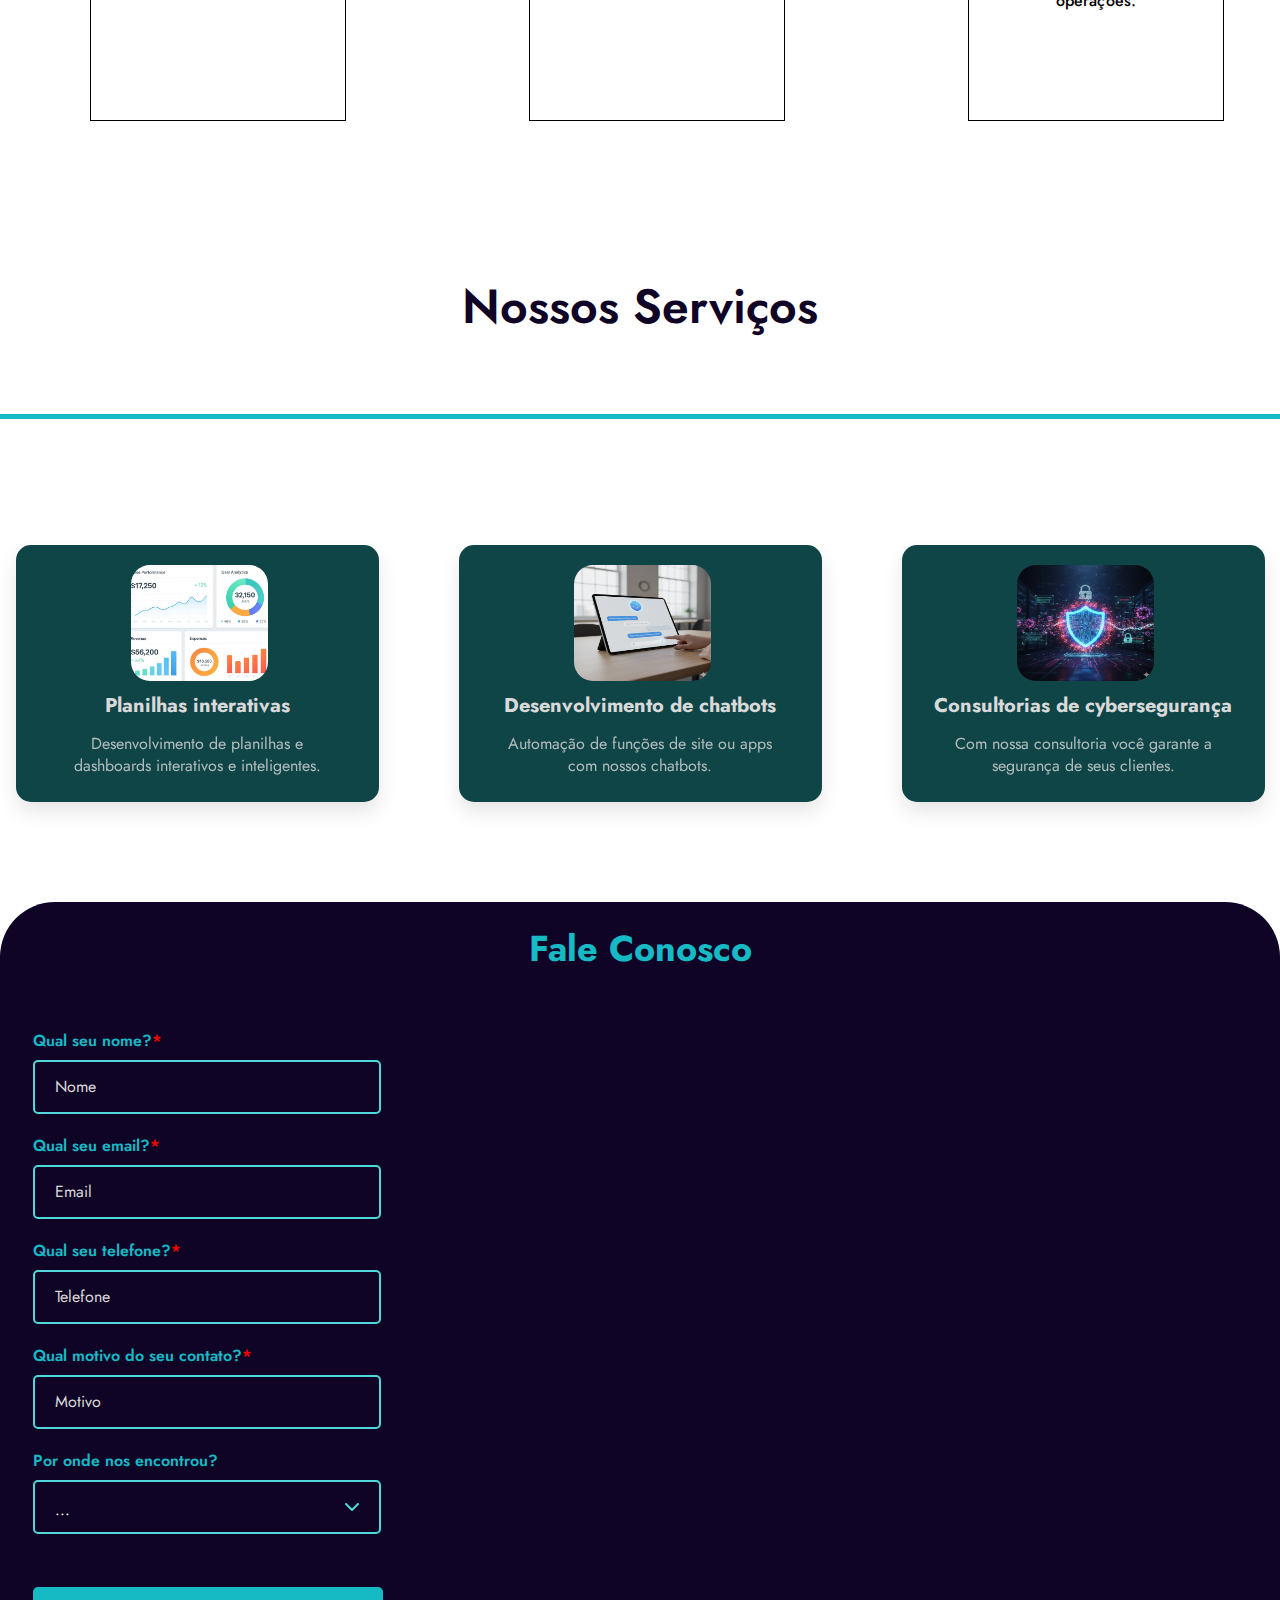
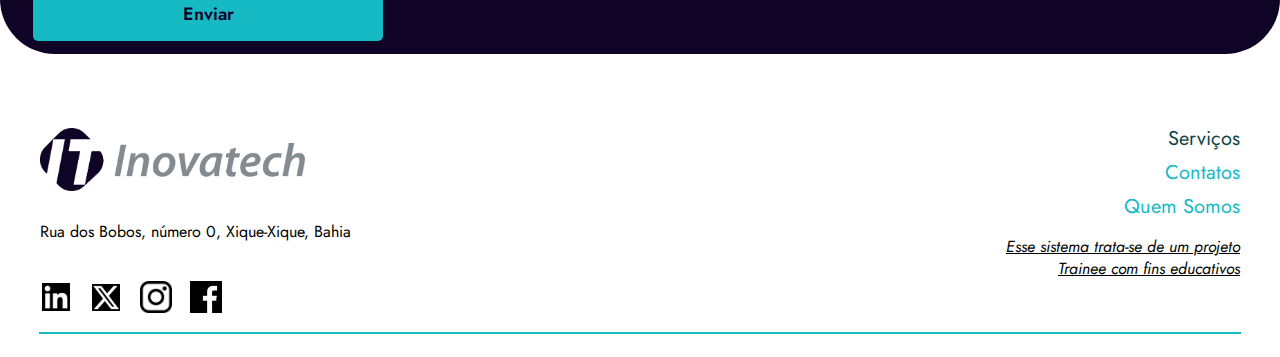
<file: Projeto_inovatech/html/index.html>
<!DOCTYPE html>
<html lang="pt-BR">
<head>
    <meta charset="UTF-8">
    <meta name="viewport" content="width=device-width, initial-scale=1.0">
    <title>Inovatech</title>
    <link rel="stylesheet" href="../css/style.css">
</head>
<body>

    <nav class="navbar">
        <div class="logo">
            <a href="#"><img src="../img/logo.png" alt="Logo"></a>
        </div>

        <div class="navbar-links">
            <a href="#Home">Home</a>
            <a href="#Sobre">Sobre</a>
            <a href="#Serviços">Serviços</a>
            <a href="#Contato">Contato</a>
        </div>

        <a href="#" class="toggle-button">
            <span class="bar"></span>
            <span class="bar"></span>
            <span class="bar"></span>
        </a>
    </nav>


     <div class="tela" id="Home">
        <div class="container-principal">
        <div class="container-conteudo">
            <div class="container-texto">
                <p class="texto">A empresa focada em inovação por meio de desenvolvimento de softwares e consultorias.</p>
            </div>
            <div class="container-imagem">
                <img src="../img/time inovatech.jpg" alt="time inovatech">
            </div>
        </div>
    </div>
    </div>




    <div class="block" id="Sobre">
    <div class="heading-title">Quem Somos?</div>
    <div class="titulo">Conheça um pouco sobre nós</div>
    <div class="content-wrapper">
        <div class="hero-text">Na InovaTech, acreditamos que a tecnologia é a ponte entre o presente e o futuro</div>
        </div>

        <section class="team-grid">
            <article class="team-card">
                <div class="avatar-col">
                    <div class="avatar-bg"></div>
                    <img class="avatar-img" src="../img/diretora de operações.jpg" alt="Amanda Santos">
                </div>
                <div class="card-content">
                    <div class="card-bg"></div>
                    <h3 class="card-title">Diretora de operações e Projetos</h3>
                    <p class="card-name">Amanda Santos</p>
                </div>
            </article>

            <article class="team-card">
                <div class="avatar-col">
                    <div class="avatar-bg"></div>
                    <img class="avatar-img" src="../img/presidente institucional.jpg" alt="Henrique Mata Gomes">
                </div>
                <div class="card-content">
                    <div class="card-bg"></div>
                    <h3 class="card-title">Presidente Institucional</h3>
                    <p class="card-name">Henrique Mata Gomes</p>
                </div>
            </article>

            <article class="team-card">
                <div class="avatar-col">
                    <div class="avatar-bg"></div>
                    <img class="avatar-img" src="../img/presidente organizacional.jpg" alt="Ana Beatriz Amorim">
                </div>
                <div class="card-content">
                    <div class="card-bg"></div>
                    <h3 class="card-title">Presidente Organizacional</h3>
                    <p class="card-name">Ana Beatriz Amorim</p>
                </div>
            </article>

            <article class="team-card">
                <div class="avatar-col">
                    <div class="avatar-bg"></div>
                    <img class="avatar-img" src="../img/diretora de negócios.jpg" alt="Luciana Santos Pires">
                </div>
                <div class="card-content">
                    <div class="card-bg"></div>
                    <h3 class="card-title">Diretora de Negócios</h3>
                    <p class="card-name">Luciana Santos Pires</p>
                </div>
            </article>

      </section>
  </div>

  <section class="pilares-secao">
        
        <h2 class="pilares-titulo">Nossos Pilares</h2>

	<div class="linha"></div>

        <ul class="pilares-grid">

            <li class="pilar-card">
                <img src="../img/11.png" alt="Ícone de soluções sob medida">
                <h3>1. Soluções sob medida</h3>
                <p>Cada projeto é desenvolvido de forma personalizada, considerando as reais necessidades e objetivos de cada cliente.</p>
            </li>

            <li class="pilar-card">
                <img src="../img/22.png" alt="Ícone de inovação contínua">
                <h3>2. Inovação contínua</h3>
                <p>Investimos constantemente em pesquisas, novas tecnologias e metodologias ágeis para oferecer soluções sempre atualizadas e eficientes.</p>
            </li>

            <li class="pilar-card">
                <img src="../img/33.png" alt="Ícone de equipe multidisciplinar">
                <h3>3. Equipe multidisciplinar</h3>
                <p>Contamos com profissionais experientes nas áreas de tecnologia, design, negócios e estratégia, garantindo uma visão completa em cada projeto.</p>
            </li>

            <li class="pilar-card">
                <img src="../img/44.png" alt="Ícone de foco em resultados">
                <h3>4. Foco em resultados</h3>
                <p>Mais do que entregar tecnologia, entregamos valor — nosso compromisso é com a performance e o crescimento dos nossos clientes.</p>
            </li>

            <li class="pilar-card">
                <img src="../img/55.png" alt="Ícone de atendimento próximo">
                <h3>5. Atendimento próximo</h3>
                <p>Mantemos uma comunicação transparente e direta, acompanhando o cliente em todas as etapas do processo.</p>
            </li>

            <li class="pilar-card">
                <img src="../img/66.png" alt="Ícone de segurança e credibilidade">
                <h3>6. Segurança/credibilidade</h3>
                <p>Nossas soluções seguem rigorosos padrões de qualidade e segurança, garantindo a proteção de dados e a estabilidade das operações.</p>
            </li>

        </ul> </section>




    








    <section class="section-principal" id="Serviços">
    <div class="nossos-servicos">
        <h2 class="titulo">Nossos Serviços</h2>
            <div class="linha"></div>
    </div>

    <div class="group">
        <div class="container-servicos">
            <img src="../img/planilha.jpeg" alt="imagem da planilha" class="img" />                    
                <h3 class="titulos">Planilhas interativas</h3>
                    <p class="servico-descricao">Desenvolvimento de planilhas e dashboards interativos e inteligentes.</p>
        </div>

        <div class="container-servicos">
            <img src="../img/chatbots.png" alt="imagem do chatbots" class="img" />
                <h3 class="titulos">Desenvolvimento de chatbots</h3>
                    <p class="servico-descricao">Automação de funções de site ou apps com nossos chatbots.</p>
        </div>

        <div class="container-servicos">
            <img src="../img/cybersegurança.png" alt="imagem de cybersegurança" class="img" />
                <h3 class="titulos">Consultorias de cybersegurança</h3>
                    <p class="servico-descricao">Com nossa consultoria você garante a segurança de seus clientes.</p>
        </div>
    </div> 
</section>


















<div class="fale-conosco">
    <h1>Fale Conosco</h1>
    
    <form method="POST" action="https://formsubmit.co/orcestraformulario@tuamaeaquelaursa.com" class="junção-box" id="formContato" onsubmit="return validarFormulario(event)">
    <input type="hidden" name="_subject" value="Novo contato - Fale Conosco">
    <input type="hidden" name="_captcha" value="false">
    <input type="hidden" name="_template" value="table">
        <div class="box">
            <div class="box-input">
                <label>Qual seu nome?<span class="required">*</span></label>
                <input type="text" id="nome" name="nome" placeholder="Nome" required>
            </div>
            
            <div class="box-input">
                <label>Qual seu email?<span class="required">*</span></label>
                <input type="email" id="email" name="email" placeholder="Email" required>
            </div>
        </div>

        <div class="box">
            <div class="box-input">
                <label>Qual seu telefone?<span class="required">*</span></label>
                <input type="tel" id="telefone" name="telefone" placeholder="Telefone" required>
            </div>
            
            <div class="box-input">
                <label>Qual motivo do seu contato?<span class="required">*</span></label>
                <input type="text" id="motivo" name="motivo" placeholder="Motivo" required>
            </div>
        </div>

        <div class="box box-right">
            <div class="box-input">
                <label>Por onde nos encontrou?</label>
                <select id="encontrou" name="encontrou">
                    <option value="" selected>...</option>
                    <option value="google">Google</option>
                    <option value="redes-sociais">Redes Sociais</option>
                    <option value="indicacao">Indicação</option>
                    <option value="anuncio">Anúncio</option>
                    <option value="outro">Outro</option>
                </select>
            </div>
            <button type="button" class="botao" onclick="validarFormulario()">Enviar</button>
        </div>
        </form>
    </div>
</div>










<div class="rs">
    <div class="footer-content">
        <div class="left">
            <div class="logo">
                <img src="../img/logo.png" alt="logo" />
            </div>

            <div class="address">Rua dos Bobos, número 0, Xique-Xique, Bahia</div>

            <div class="icons">
                <div class="icon">
                     <img class="icon-img--28" src="../img/linkedin logo.png" alt="linkedin" />
                </div>

                <div class="icon icon--ghost">
                    <img class="icon-img--28" src="../img/tt logo.png" alt="x" />
                </div>

                <div class="icon">
                    <img class="icon-img--32" src="../img/instagram logo.png" alt="insta" />
                </div>

                <div class="icon">
                     <img class="icon-img--36" src="../img/face logo.png" alt="face" />
                </div>
            </div>
        </div>

        <div class="right">
            <ul class="nav">
                <li class="nav-item nav-servicos">Serviços</li>
                <li class="nav-item nav-contatos">Contatos</li>
                <li class="nav-item nav-quem">Quem Somos</li>
            </ul>

            <div class="tagline">Esse sistema trata-se de um projeto Trainee com fins educativos</div>
        </div>
    </div>
    <div class="linha1"></div>
 </div>









    <script src="../js/script.js"></script>
</body>
</html>
</file>
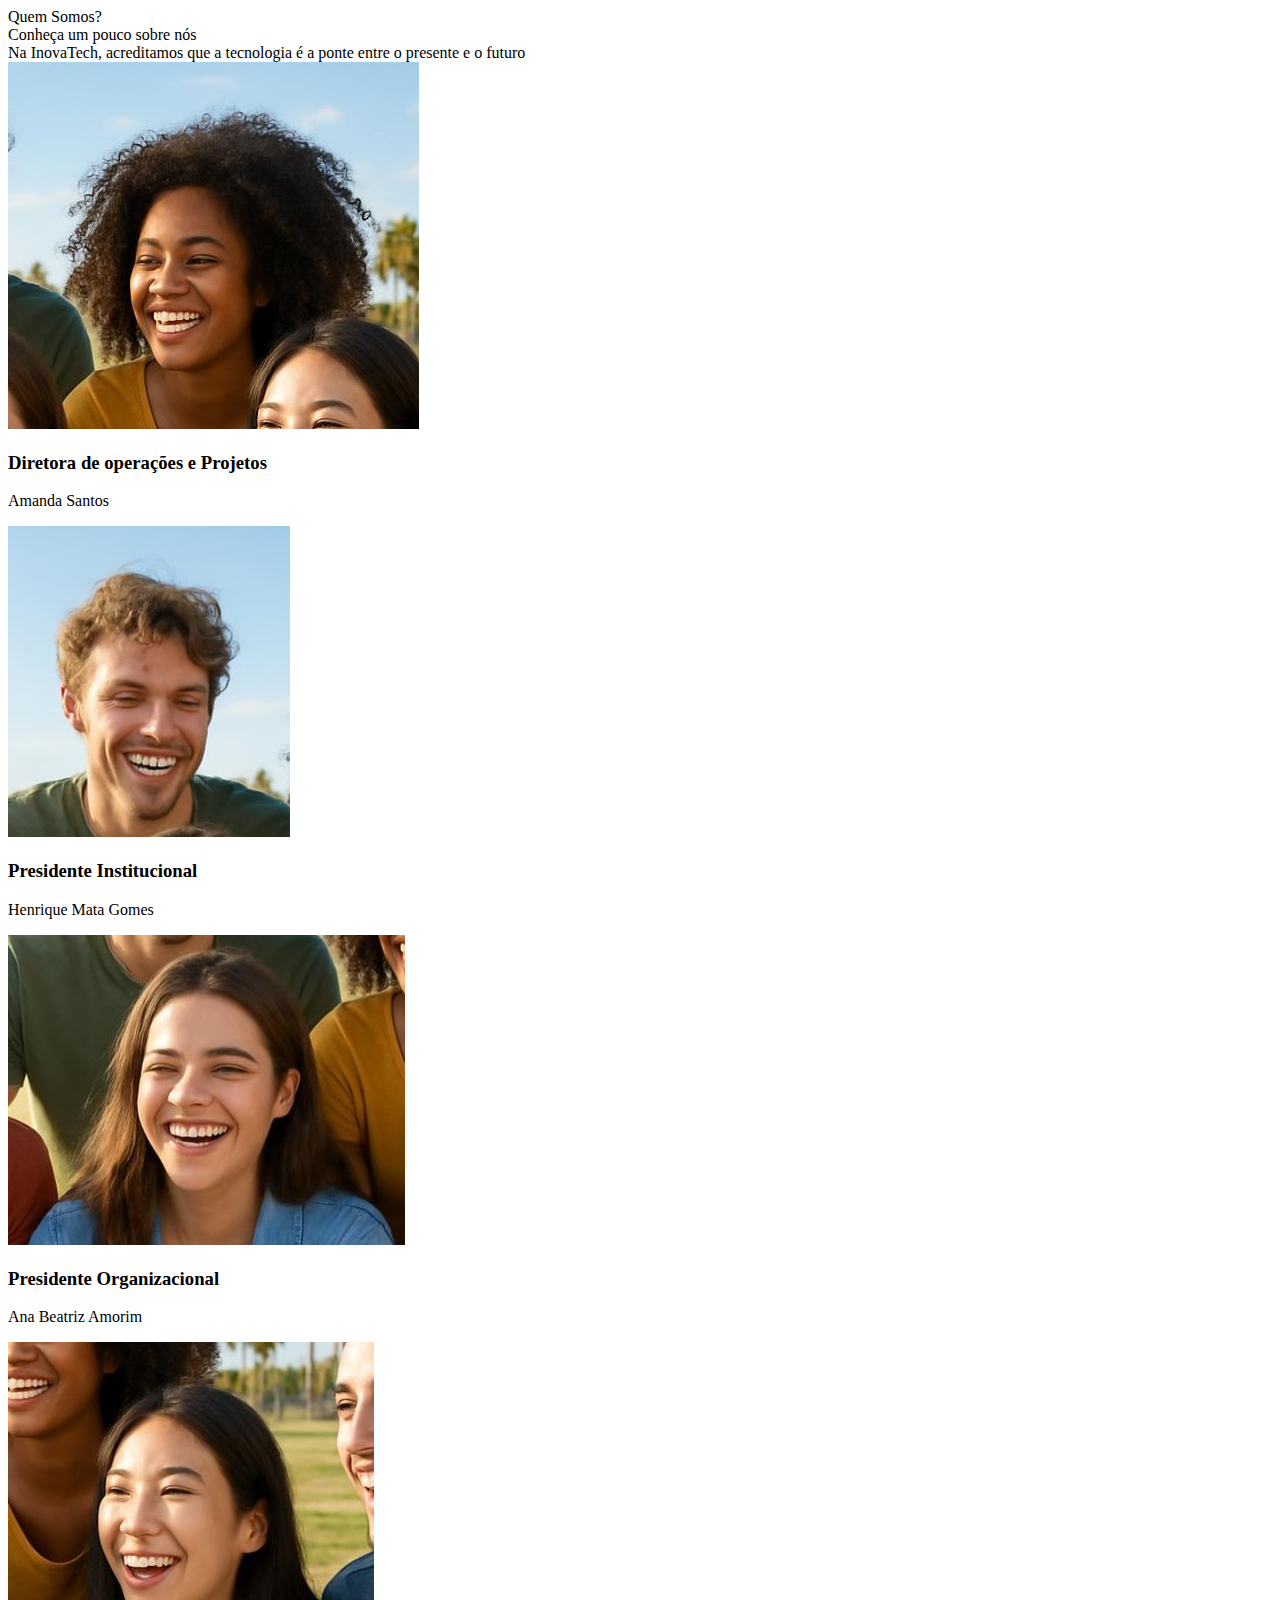
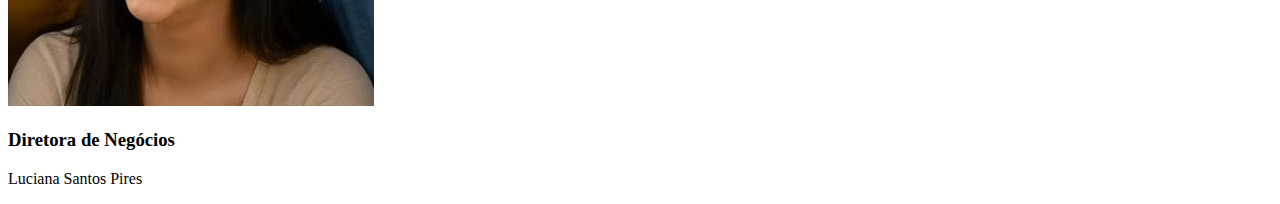
<file: html/index copy.html>
<!DOCTYPE html>
<html lang="pt-BR">
<head>
  <meta charset="UTF-8">
  <meta name="viewport" content="width=device-width, initial-scale=1.0">
  <title>Quem somos</title>
  <link rel="stylesheet" href="../css/style.css">
</head>

<body>
  <div class="block">
        <div class="heading-title">Quem Somos?</div>
    <div class="titulo">Conheça um pouco sobre nós</div>
    <div class="content-wrapper">
        <div class="hero-text">Na InovaTech, acreditamos que a tecnologia é a ponte entre o presente e o futuro</div>
        </div>

        <section class="team-grid">
            <article class="team-card">
                <div class="avatar-col">
                    <div class="avatar-bg"></div>
                    <img class="avatar-img" src="../img/diretora de operações.jpg" alt="Amanda Santos">
                </div>
                <div class="card-content">
                    <div class="card-bg"></div>
                    <h3 class="card-title">Diretora de operações e Projetos</h3>
                    <p class="card-name">Amanda Santos</p>
                </div>
            </article>

            <article class="team-card">
                <div class="avatar-col">
                    <div class="avatar-bg"></div>
                    <img class="avatar-img" src="../img/presidente institucional.jpg" alt="Henrique Mata Gomes">
                </div>
                <div class="card-content">
                    <div class="card-bg"></div>
                    <h3 class="card-title">Presidente Institucional</h3>
                    <p class="card-name">Henrique Mata Gomes</p>
                </div>
            </article>

            <article class="team-card">
                <div class="avatar-col">
                    <div class="avatar-bg"></div>
                    <img class="avatar-img" src="../img/presidente organizacional.jpg" alt="Ana Beatriz Amorim">
                </div>
                <div class="card-content">
                    <div class="card-bg"></div>
                    <h3 class="card-title">Presidente Organizacional</h3>
                    <p class="card-name">Ana Beatriz Amorim</p>
                </div>
            </article>

            <article class="team-card">
                <div class="avatar-col">
                    <div class="avatar-bg"></div>
                    <img class="avatar-img" src="../img/diretora de negócios.jpg" alt="Luciana Santos Pires">
                </div>
                <div class="card-content">
                    <div class="card-bg"></div>
                    <h3 class="card-title">Diretora de Negócios</h3>
                    <p class="card-name">Luciana Santos Pires</p>
                </div>
            </article>

      </section>
  </div>
 
</body>
</html>
</file>
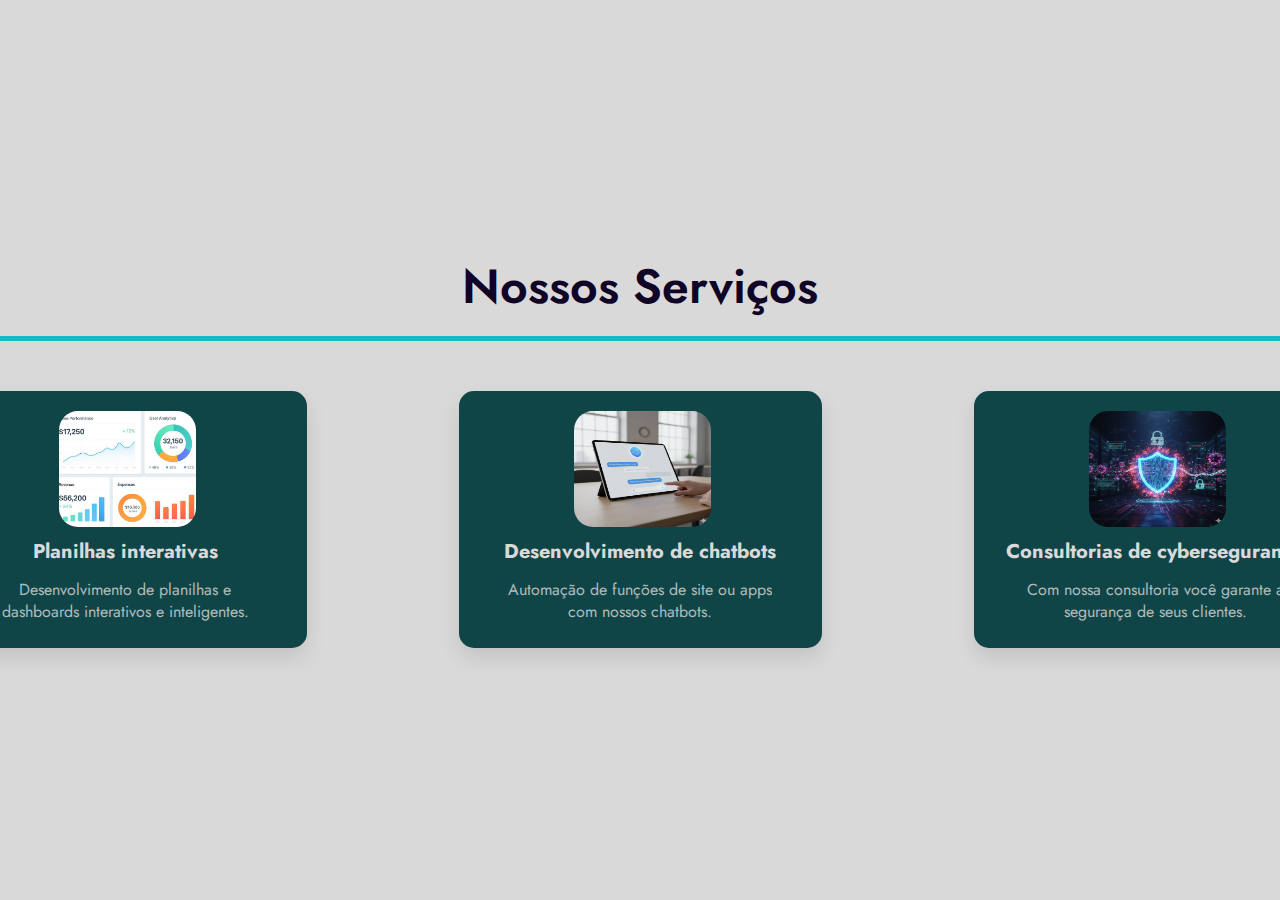
<file: html/servicos.html>
<!DOCTYPE html>
<html lang="pt-BR">
    <head>
    <meta charset="UTF-8">
    <meta name="viewport" content="width=device-width, initial-scale=1.0">
        <title>Nossos Serviços</title>
        <link rel="stylesheet" href="../css/servicos.css">
    </head>
<body>

<section class="section-principal">
    <div class="nossos-servicos">
        <h2 class="titulo">Nossos Serviços</h2>
            <div class="linha"></div>
    </div>

    <div class="group">
        <div class="container-servicos">
            <img src="../img/planilha.jpeg" alt="imagem da planilha" class="img" />                    
                <h3 class="titulos">Planilhas interativas</h3>
                    <p class="servico-descricao">Desenvolvimento de planilhas e dashboards interativos e inteligentes.</p>
        </div>

        <div class="container-servicos">
            <img src="../img/chatbots.png" alt="imagem do chatbots" class="img" />
                <h3 class="titulos">Desenvolvimento de chatbots</h3>
                    <p class="servico-descricao">Automação de funções de site ou apps com nossos chatbots.</p>
        </div>

        <div class="container-servicos">
            <img src="../img/cybersegurança.png" alt="imagem de cybersegurança" class="img" />
                <h3 class="titulos">Consultorias de cybersegurança</h3>
                    <p class="servico-descricao">Com nossa consultoria você garante a segurança de seus clientes.</p>
        </div>
    </div> 
</section>
</body>
</html>
</file>
<file: css/style.css>
.rs {
    width: 100%;
    box-sizing: border-box;
    background: white;
    border-radius: 2px;
    outline: 1px rgba(255, 255, 255, 0.10) solid;
    outline-offset: -1px;
    padding: 24px 40px;
}


.footer-content {
    display: flex;
    justify-content: space-between;
    align-items: flex-start;
    gap: 24px;
}

.left { flex: 1 1 60%; }
.right { flex: 0 0 280px; display: flex; flex-direction: column; align-items: flex-end; }

.address {
    color: #000;
    font-size: 16px;
    font-family: Jost, sans-serif;
    font-weight: 400;
    line-height: 22px;
    margin-top: 8px;
    max-width: 320px;
}


.icons { display: flex; gap: 18px; margin-top: 18px; align-items: center; }
.icon { width: 32px; height: 32px; display: inline-flex; align-items: center; justify-content: center; position: relative; }
.icon img { display: block; max-width: 100%; height: auto; }
.icon--ghost { background: rgba(255,255,255,0.10); border-radius: 4px; padding: 2px; }

.icon .shape-a, .icon .shape-b, .icon .shape-c { position: absolute; background: #104547; }
.icon .shape-a { width: 7.47px; height: 7.47px; left: 2px; top: 2px; }
.icon .shape-b { width: 6.57px; height: 19.01px; left: 8px; top: 6px; }
.icon .shape-c { width: 18.45px; height: 19.22px; left: 14px; top: 6px; }

.icon-img--28 { width: 28px; height: 28px; }
.icon-img--32 { width: 32px; height: 32px; }
.icon-img--36 { width: 36px; height: 36px; }
.rect-shape { width: 30.66px; height: 25.10px; background: #104547; border-radius: 2px; }

.nav { list-style: none; padding: 0; margin: 0; display: flex; flex-direction: column; gap: 12px; align-items: flex-end; }
.nav-item { font-size: 20px; font-family: Jost, sans-serif; font-weight: 400; line-height: 22px; }
.nav-servicos { color: var(--Verde-Meia-noite, #104547); }
.nav-contatos { color: var(--Verdete, #16BAC5); }
.nav-quem { color: var(--Verdete, #16BAC5); }


.tagline { color: black; font-size: 16px; font-family: Jost, sans-serif; font-style: italic; font-weight: 400; text-decoration: underline; line-height: 22px; margin-top: 18px; text-align: right; max-width: 320px; }

.btn-primary {
    background: #104547;
    color: #fff;
    border-radius: 8px;
    padding: 10px 18px;
    display: inline-flex;
    align-items: center;
    justify-content: center;
    gap: 8px;
    margin-bottom: 10px;
}
.btn-primary__text { 
    color: white; 
    font-size: 16px; 
    font-family: Inter, sans-serif; 
    font-weight: 400; 
    line-height: 22px; }

.logo { max-width: 320px; }
.logo img { width: 265px; height: auto; display: block; }


@media (max-width: 1024px) {
    .footer-content {
        flex-direction: column;
        align-items: stretch;
        gap: 32px;
    }

    .right {
        flex: 1;
        align-items: flex-start;
    }

    .nav {
        align-items: flex-start;
    }

    .tagline {
        text-align: left;
    }

    .btn-primary {
        margin-bottom: 24px;
    }
}

@media (max-width: 768px) {
    .rs {
        padding: 20px;
    }

    .logo img {
        width: 200px;
    }

    .icons {
        flex-wrap: wrap;
    }

    .nav-item {
        font-size: 18px;
    }

    .address {
        font-size: 14px;
        line-height: 20px;
    }

    .tagline {
        font-size: 14px;
        line-height: 20px;
    }
}

@media (max-width: 480px) {
    .rs {
        padding: 16px;
    }

    .logo img {
        width: 160px;
    }

    .icons {
        gap: 12px;
    }

    .icon {
        width: 28px;
        height: 28px;
    }

    .btn-primary {
        width: 100%;
        margin-bottom: 20px;
    }

    .nav {
        width: 100%;
    }

    .nav-item {
        font-size: 16px;
        width: 100%;
        text-align: left;
    }
}.linha {
    width: 100%; 
    height: 100%; 
    outline: 1px var(--Verdete, #16BAC5) solid; 
    outline-offset: -0.50px;
    margin-top: 20px;
}
</file>
<file: nossos pilares/style.css>
@import url('https://fonts.googleapis.com/css2?family=Jost:wght@400;500;600&family=Inter:wght@600&display=swap');

body {
    font-family: 'Jost', sans-serif;
    margin: 0;
    padding: 40px;
    background-color: #FFFFFF;
}

.pilares-secao {
    width: 100%;
    max-width: 1100px;
    margin: 0 auto;
}

.pilares-titulo {
    color: #000;
    font-family: 'Jost', sans-serif;
    font-size: 40px;
    font-style: normal;
    font-weight: 600;
    line-height: 28px;
    letter-spacing: -0.8px;
    border-bottom: 5px solid #16BAC5;
    display: inline-block;
    padding-bottom: 8px;
    margin-bottom: 40px;
}

.pilares-grid {
    display: grid;
    grid-template-columns: repeat(3, 1fr);
    /* Usando seus valores de espaçamento horizontal e vertical */
    gap: 170px 183px; 
    list-style: none;
    padding: 0;
    margin: 0;
}

.pilar-card {
    border: 1px solid #000;
    padding-top: 54px;
    padding-bottom: 54px;
    padding-left: 24px;
    padding-right: 24px;
}

.pilar-card img {
    display: block;
    margin: 0 auto;
    /* Tamanho e espaçamento exatos do Figma */
    width: 147px;
    height: 147px;
    margin-bottom: 38px;
}

.pilar-card h3 {
    color: #000;
    text-align: center;
    font-feature-settings: 'calt' off;
    font-family: 'Inter', sans-serif;
    font-size: 20px;
    font-style: normal;
    font-weight: 600;
    line-height: 28px;
    letter-spacing: -0.4px;
    margin-top: 0;
    margin-bottom: 12px;
}

.pilar-card p {
    color: #000;
    font-family: 'Jost', sans-serif;
    font-size: 16px;
    font-style: normal;
    font-weight: 500;
    line-height: 24px;
    letter-spacing: 0.15px;
    text-align: center;
    margin: 0;
}
</file>
<file: Projeto_inovatech/css/style.css>
@import url('https://fonts.googleapis.com/css2?family=Jost:wght@400;600;700&display=swap');


/* Navbar */

html {
    scroll-behavior: smooth;
}

body {
    margin: 0;
    font-family: 'Jost', sans-serif;
}

.navbar {
    background-color: #104547;
    display: flex;
    justify-content: space-between;
    align-items: center;
    margin: 0;
    padding: 20px 32px;
    /* Adicionado para evitar quebras estranhas */
    flex-wrap: wrap; 
    position: fixed;
    max-width: 100%;
}

/* Estilo do Logo */
.logo img {
    width: auto;
    height: 40px;
}

/* Estilo dos Links (agora dentro do contêiner) */
.navbar-links {
    /* Em telas grandes, os links são mostrados em linha */
    display: flex; 
}

.navbar-links a {
    color: white;
    text-decoration: none;
    margin: 0 15px;
    font-size: 17px;
    display: block; /* Garante que o padding funcione bem */
    padding: 5px 0;
}

.navbar-links a:hover {
    border-bottom: 1px solid white;
}

/* --- Estilos do Botão Hamburger --- */

.toggle-button {
    /* Esconde o botão em telas grandes */
    display: none; 
    flex-direction: column;
    justify-content: space-around;
    width: 30px;
    height: 21px;
}

.toggle-button .bar {
    height: 3px;
    width: 100%;
    background-color: white;
    border-radius: 10px;
}

/* --- Media Query para Telas Pequenas (Mobile) --- */

@media (max-width: 768px) {
    .navbar {
        /* Faz o logo e o botão ficarem em lados opostos */
        flex-direction: row; 
        align-items: center;
    }

    .toggle-button {
        /* Mostra o botão hambúrguer */
        display: flex;
    }

    .navbar-links {
        /* Esconde os links por padrão no mobile */
        display: none;
        /* Faz os links ocuparem a largura total */
        width: 100%;
        flex-direction: column;
        align-items: center;
        /* Define a ordem (coloca os links abaixo do logo/botão) */
        order: 3; 
    }

    .navbar-links a {
        /* Links empilhados */
        margin: 10px 0;
        text-align: center;
    }

    /* Classe 'active' que será ativada via JavaScript */
    .navbar-links.active {
        /* Mostra os links quando o menu está ativo */
        display: flex; 
    }
}

/* Inicio */

.tela {
background-color: rgba(16, 69, 71, 0.9);
min-height: 100vh;
display: flex;
align-items: center;
justify-content: center;
}

.container-principal {
width: 100%;
max-width: 1440px;
padding: 124px 68px;
margin: 0 auto;
}

.container-conteudo {
width: 100%;
max-width: 1342px;
margin: 0 auto;
display: flex;
align-items: center;
gap: 35px;
}

.container-texto {
flex: 1;
max-width: 771px;
background-color: #0f0326;
padding: 70px 116px;
border-radius: 50px;
display: flex;
align-items: center;
justify-content: center;
}

.texto {
font-family: 'Jost', sans-serif;
font-weight: 600;
font-size: 40px;
color: #d9d9d9;
text-align: center;
line-height: 1.3;
}

.container-imagem {
width: 513px;
height: 384px;
border-radius: 40px;
overflow: hidden;
flex-shrink: 0;
}

.container-imagem img {
width: 100%;
height: 100%;
object-fit: cover;
}

@media (max-width: 1200px) {
.container-principal {
    padding: 80px 40px;
}

.container-conteudo {
    gap: 25px;
}

.container-texto {
    padding: 50px 70px;
}

.texto {
    font-size: 32px;
}

.container-imagem {
    width: 400px;
    height: 280px;
}
}

@media (max-width: 900px) {
.container-principal {
    padding: 60px 30px;
}

.container-conteudo {
    flex-direction: column;
    gap: 30px;
}

.container-texto {
    max-width: 100%;
    padding: 40px 50px;
}

.texto {
    font-size: 28px;
}

.container-imagem {
    width: 100%;
    max-width: 600px;
    height: 300px;
}
}

@media (max-width: 600px) {
.container-principal {
    padding: 40px 20px;
}

.container-texto {
    padding: 30px 25px;
    border-radius: 30px;
}

.texto {
    font-size: 22px;
}

.container-imagem {
    height: 250px;
    border-radius: 30px;
}
}

@media (max-width: 400px) {
.container-principal {
    padding: 30px 15px;
}

.container-texto {
    padding: 25px 20px;
    border-radius: 25px;
}

.texto {
    font-size: 18px;
}

.container-imagem {
    height: 200px;
    border-radius: 25px;
}
}

/* Quem somos */

* {
    margin: 0;
    padding: 0;
    box-sizing: border-box;
    font-family: Jost, sans-serif;
}

.block {

    width: 100%;
    max-width: 1200px;
    margin: 0 auto;
    padding: 40px 20px; 
    background: #FCFCFC;
    display: flex;
    flex-direction: column;
    gap: 16px;
    align-items: center; 
    justify-content: flex-start;    
    padding-top: 170px;
}

.titulo {
    text-align: center;
    margin-bottom: 2rem;
    color: #104547E5;
    font-size: 24px;
    font-weight: 600;
    line-height: 32px;
}


.hero-text {
    text-align: center;
    color: white;
    font-size: 32px;
    font-weight: 400;
    line-height: 1.2;
    max-width: 890px;
    margin: 0 auto;
    background-color:#0F0326;
    padding: 28px 36px;
    box-shadow: 5px 10px 25px rgba(0, 0, 0, 0.25);  
    border-radius: 50px;
}


.heading-title {
    color: #0F0326;
    font-size: 72px;
    font-weight: 600;
    line-height: 1;
    text-align: center;
    margin-top: 2rem;
}

@media screen and (max-width: 1200px) {
    .heading-title {
        font-size: 56px;
    }
    
    .hero-text {
        font-size: 28px;
        padding: 0 20px;
    }
}

@media screen and (max-width: 768px) {
    .block {
        padding: 15px;
    }
    
    .heading-title {
        font-size: 40px;
    }
    
    .hero-text {
        font-size: 22px;
    }
    
    .titulo {
        font-size: 20px;
    }
}

@media screen and (max-width: 480px) {
    .heading-title {
        font-size: 32px;
    }
    
    .hero-text {
        font-size: 18px;
    }
    
    .titulo {
        font-size: 18px;
    }
}


.team-grid {
    width: 100%;
    max-width: 1000px; 
    margin: 24px auto 0;
    display: grid;
    grid-template-columns: repeat(2, 1fr); 
    gap: 28px 48px;
    padding: 0 12px 48px;
    align-items: center;
}

.team-card {
    display: flex;
    gap: 18px;
    align-items: center;
}

.avatar-col {
    position: relative;
    width: 152px;
    height: 152px;
    flex: 0 0 152px;
    display: flex;
    align-items: center;
    justify-content: center;
}

.avatar-bg {
    position: absolute;
    width: 160px;
    height: 160px;
    border-radius: 50%;
    background: transparent;
    border: 6px solid var(--verdete, #104547); /* anel verde como na imagem */
    box-shadow: 0 2px 6px rgba(0,0,0,0.12);
}

.avatar-img {
    width: 136px;
    height: 136px;
    border-radius: 50%;
    object-fit: cover;
    position: relative;
    box-shadow: 0 4px 14px rgba(0,0,0,0.12);
}

.card-content {
    position: relative;
    flex: 1 1 auto;
    min-height: 96px;
}

.card-bg {
    position: absolute;
    inset: 0;
    background: var(--roxo-escuro, #0F0326);
    border-radius: 18px;
}

.card-title {
    position: relative;
    color: #fff;
    font-size: 18px;
    font-weight: 700;
    line-height: 1.1;
    margin: 18px 20px 6px;
}

.card-name {
    position: relative;
    color: #fff;
    font-size: 15px;
    margin: 6px 20px 18px;
    font-weight: 400;
}

@media screen and (max-width: 768px) {
    .team-grid { grid-template-columns: 1fr; max-width: 720px; }
    .team-card {
        flex-direction: row;
        align-items: center;
    }
    .card-title { font-size: 18px; }
    .card-name { font-size: 15px; }
}

@media screen and (max-width: 480px) {
    .team-card { gap: 12px; }
    .avatar-col { width: 112px; height: 112px; flex: 0 0 112px; }
    .avatar-bg { width: 120px; height: 120px; border-width: 5px; }
    .avatar-img { width: 88px; height: 88px; }
    .card-title { font-size: 15px; margin: 12px 14px 6px; }
    .card-name { font-size: 14px; margin: 6px 14px 12px; }
}



/* Nossos Pilares */

.pilares-secao {
    width: 100%;
    max-width: 1100px;
    margin: 0 auto;
}

.pilares-titulo {
    color: #000;
    font-family: 'Jost', sans-serif;
    font-size: 40px;
    font-style: normal;
    font-weight: 600;
    line-height: 28px;
    letter-spacing: -0.8px;
}

.pilares-grid {
    display: grid;
    grid-template-columns: repeat(3, 1fr);
    gap: 170px 183px; 
    list-style: none;
    padding: 0;
    margin: 0;
}

.pilar-card {
    border: 1px solid #000;
    padding-top: 54px;
    padding-bottom: 54px;
    padding-left: 24px;
    padding-right: 24px;
    width: 256px;
    height: 560px;
}

.pilar-card img {
    display: block;
    margin: 0 auto;
    width: 147px;
    height: 147px;
    margin-bottom: 38px;
}

.pilar-card h3 {
    color: #000;
    text-align: center;
    font-feature-settings: 'calt' off;
    font-family: 'Jost', sans-serif;
    font-size: 20px;
    font-style: normal;
    font-weight: 600;
    line-height: 28px;
    letter-spacing: -0.4px;
    margin-top: 0;
    margin-bottom: 12px;
    
}

.pilar-card p {
    color: #000;
    font-family: 'Jost', sans-serif;
    font-size: 16px;
    font-style: normal;
    font-weight: 500;
    line-height: 24px;
    letter-spacing: 0.15px;
    text-align: center;
    margin: 0;
}



@media (max-width: 900px) {
    
    .pilares-grid {
        grid-template-columns: repeat(2, 1fr);
        gap: 30px 40px; 
    }
}

@media (max-width: 600px) {

    .pilares-secao {
        padding: 0 15px; 
    }
    .pilares-grid {
        grid-template-columns: 1fr;
        gap: 40px 0; 
    }
    .pilares-titulo {
        font-size: 30px; 
    }
    .pilar-card {
        padding-left: 15px;
        padding-right: 15px;
    }
}


/* Nossos Serviços */

.section-principal{
    width: 100%;
    max-width: 1440px;
    margin: 0 auto;
    display: flex;
    flex-direction: column;
    align-items: center;
    padding: 100px 0px;
    padding-top: 170px;
    text-align: center;
}

.nossos-servicos{
    width: 100%; 
    display: flex;
    flex-direction: column;
    align-items: center;
    margin-bottom: 50px;
}   

.titulo{
    font-size: 48px;
    font-weight: 600;
    color: #0F0326;
    margin-bottom: 15px;
  
}

.linha{
    width: 100%; 
    max-width: 1300px;
    height: 5px;
    background-color: #16bac5;
    margin-top: 76px;
    margin-bottom: 76px;
}

.group{
    width: 1393px;
    display: flex;
    justify-content: space-between; 
    align-items: center;
    justify-content:center;
    gap: 80px;
}


.container-servicos{
    width: 363px;  
    height: 257px;
    background-color: #104547;
    color: #d9d9d9;
    padding: 25px;
    border-radius: 15px; 
    box-shadow: 0 10px 20px rgba(0, 0, 0, 0.1);
    display: flex;
    flex-direction: column;
    align-items: flex-start;
    gap: 10px;
}
.img{
    width: 137px;
    height: 116px;
    flex-shrink: 0;
    aspect-ratio: 137/116;
    justify-content: center;
    margin-left: 90px;
    border-radius: 19px;
    margin-top: -5px;
}

.titulos{
    text-align: center;
    align-self: center;
    font-size: 20px;
    width: 355px;
    height: 33px;
}

.servico-descricao{
    width: 290px;
    height: 44px;
    margin-top: 0px;
    font-size: 16px;
    line-height: 22px;
    opacity: 0.8;
    text-align: center;
    align-self: center;
}


@media (max-width: 1200px){
.section-principal{
    width: 100%;
    padding: 30px 20px;
}
.group{
    width: 100%;
    justify-content:space-around;
    gap: 20px; 
} 
.container-servicos{
    width: 100%; 
    height: auto; 
    min-width: 280px; 
    padding: 20px;
}
.titulos{
    width: 100%;
    height: 100%;
}
   
.img{
    margin-left: auto;
    margin-right: auto;
}
}
@media (max-width: 768px){
body{
    min-height: initial; 
    padding-bottom: 50px;
}
.group{
    flex-direction: column;
    align-items: center;
    gap: 30px; 
}

.titulos{
    font-size: 2em;
    text-align: center;
}

.linha{
    width: 70%;
}
.container-servicos{
    width: 90%; 
    max-width: 400px; 
    height: auto;
    gap: 15px;
}
.img{
    margin-left: auto;
    margin-right: auto;
}
}

/* Fale Conosco */

.fale-conosco {
width: 100%;
max-width: 1440px;
margin: 0 auto;
background-color: #0f0326;
height: 424px;
border-radius: 55px;
display: flex;
max-width: 1440px; 
height: auto; 
flex-direction: column;
align-items: center;
justify-content: center;
}

h1 {
margin-top: 20px;
padding-bottom: 42px;
color: #16bac5;
font-size: 64px;
font-weight: 700;
margin-bottom: 0px;
text-align: center;
}

.junção-box {
width: 1371px;
height: 275px;
padding: 13px 33px;
display: flex;
gap: 74px;
flex-wrap: wrap;
align-items: flex-start;
}

.box {
flex: 1;
display: flex;
flex-direction: column;
gap: 20px;
}

.box-input {
display: flex;
flex-direction: column;
}

label {
color: #16bac5;
font-size: 16px;
margin-bottom: 8px;
font-weight: 600;
}

.required {
color: #ff0000;
}

input, select {
background: transparent;
border: 2px solid #4dd9d9;
border-radius: 5px;
padding: 16px 20px;
color: #ffffff;
font-size: 16px;
width: 348px;
height: 54px;
}

input::placeholder {
color: #d9d9d9;
}


select {
appearance: none;
background-image: url("data:image/svg+xml,%3Csvg width='14' height='8' viewBox='0 0 14 8' fill='none' xmlns='http://www.w3.org/2000/svg'%3E%3Cpath d='M1 1L7 7L13 1' stroke='%234dd9d9' stroke-width='2' stroke-linecap='round' stroke-linejoin='round'/%3E%3C/svg%3E");
background-repeat: no-repeat;
background-position: right 20px center;
cursor: pointer;
}

select:focus {
color: #d9d9d9;
}

option {
background: #0f0326;
color: #d9d9d9;
}

.box-right {
display: flex;
align-items: flex-end;
width: 350px;
}

.box-right .box-input {
width: 350px;
}

.botao {
margin-top: 33px;
width: 350px;
height: 54px;
background: #16bac5;
border: none;
border-radius: 5px;
color: #0f0326;
font-size: 18px;
font-weight: 600;
font-family: 'Jost', sans-serif;
}

@media (max-width: 1440px) {
.fale-conosco {
    width: 100%;
    height: auto;
}

.junção-box {
    width: 100%;
    height: auto;
    flex-direction: column;
    gap: 20px;
}

h1 {
    font-size: 36px;
}
}

/* Rodapé */

.rs {
    width: 100%;
    box-sizing: border-box;
    background: white;
    border-radius: 2px;
    outline: 1px rgba(255, 255, 255, 0.10) solid;
    outline-offset: -1px;
    padding: 24px 40px;
}


.footer-content {
    display: flex;
    justify-content: space-between;
    align-items: flex-start;
    gap: 24px;
    padding-top: 50px;
}

.left { flex: 1 1 60%; }
.right { flex: 0 0 280px; display: flex; flex-direction: column; align-items: flex-end; }

.address {
    color: #000;
    font-size: 16px;
    font-family: Jost, sans-serif;
    font-weight: 400;
    line-height: 22px;
    margin-top: 30px;
    max-width: 320px;
    padding-bottom: 20px;
}


.icons { display: flex; gap: 18px; margin-top: 18px; align-items: center; }
.icon { width: 32px; height: 32px; display: inline-flex; align-items: center; justify-content: center; position: relative; }
.icon img { display: block; max-width: 100%; height: auto; }
.icon--ghost { background: rgba(255,255,255,0.10); border-radius: 4px; padding: 2px; }

.icon .shape-a, .icon .shape-b, .icon .shape-c { position: absolute; background: #104547; }
.icon .shape-a { width: 7.47px; height: 7.47px; left: 2px; top: 2px; }
.icon .shape-b { width: 6.57px; height: 19.01px; left: 8px; top: 6px; }
.icon .shape-c { width: 18.45px; height: 19.22px; left: 14px; top: 6px; }

.icon-img--28 { width: 28px; height: 28px; }
.icon-img--32 { width: 32px; height: 32px; }
.icon-img--36 { width: 36px; height: 36px; }
.rect-shape { width: 30.66px; height: 25.10px; background: #104547; border-radius: 2px; }

.nav { list-style: none; padding: 0; margin: 0; display: flex; flex-direction: column; gap: 12px; align-items: flex-end; }
.nav-item { font-size: 20px; font-family: Jost, sans-serif; font-weight: 400; line-height: 22px; }
.nav-servicos { color: var(--Verde-Meia-noite, #104547); }
.nav-contatos { color: var(--Verdete, #16BAC5); }
.nav-quem { color: var(--Verdete, #16BAC5); }


.tagline { color: black; font-size: 16px; font-family: Jost, sans-serif; font-style: italic; font-weight: 400; text-decoration: underline; line-height: 22px; margin-top: 18px; text-align: right; max-width: 320px; }

.btn-primary {
    background: #104547;
    color: #fff;
    border-radius: 8px;
    padding: 10px 18px;
    display: inline-flex;
    align-items: center;
    justify-content: center;
    gap: 8px;
    margin-bottom: 10px;
}
.btn-primary__text { 
    color: white; 
    font-size: 16px; 
    font-family: Inter, sans-serif; 
    font-weight: 400; 
    line-height: 22px; }

.logo { 
    max-width: 320px; 
}
.logo img { width: 265px; height: auto; display: block;  }


@media (max-width: 1024px) {
    .footer-content {
        flex-direction: column;
        align-items: stretch;
        gap: 32px;
    }

    .right {
        flex: 1;
        align-items: flex-start;
    }

    .nav {
        align-items: flex-start;
    }

    .tagline {
        text-align: left;
    }

    .btn-primary {
        margin-bottom: 24px;
    }
}

@media (max-width: 768px) {
    .rs {
        padding: 20px;
    }

    .logo img {
        width: 200px;
    }

    .icons {
        flex-wrap: wrap;
    }

    .nav-item {
        font-size: 18px;
    }

    .address {
        font-size: 14px;
        line-height: 20px;
    }

    .tagline {
        font-size: 14px;
        line-height: 20px;
    }
}

@media (max-width: 480px) {
    .rs {
        padding: 16px;
    }

    .logo img {
        width: 160px;
    }

    .icons {
        gap: 12px;
    }

    .icon {
        width: 28px;
        height: 28px;
    }

    .btn-primary {
        width: 100%;
        margin-bottom: 20px;
    }

    .nav {
        width: 100%;
    }

    .nav-item {
        font-size: 16px;
        width: 100%;
        text-align: left;
    }
}.linha1 {
    width: 100%; 
    height: 100%; 
    outline: 1px var(--Verdete, #16BAC5) solid; 
    outline-offset: -0.50px;
    margin-top: 20px;
}
</file>
<file: css/servicos.css>
@import url('https://fonts.googleapis.com/css2?family=Jost:wght@400;600;700&display=swap');
* {
    margin: 0;
    padding: 0;
    box-sizing: border-box;
    font-family: 'Jost', sans-serif;
}

body{
    background-color:#d9d9d9;
    display: flex;
    justify-content: center;
    align-items: center;
    min-height: 100vh;
}

.section-principal{
    width: 1440px; 
    display: flex;
    flex-direction: column;
    align-items: center;
    padding: 40px 0;
}

.nossos-servicos{
    width: 100%; 
    display: flex;
    flex-direction: column;
    align-items: center;
    margin-bottom: 50px;
}   

.titulo{
    font-size: 48px;
    font-weight: 600;
    color: #0F0326;
    margin-bottom: 15px;
}

.linha{
    width: 100%; 
    max-width: 1300px;
    height: 5px;
    background-color: #16bac5;
}

.group{
    width: 1393px;
    display: flex;
    justify-content: space-between; 
    align-items: center;
}


.container-servicos{
    width: 363px;  
    height: 257px;
    background-color: #104547;
    color: #d9d9d9;
    padding: 25px;
    border-radius: 15px; 
    box-shadow: 0 10px 20px rgba(0, 0, 0, 0.1);
    display: flex;
    flex-direction: column;
    align-items: flex-start;
    gap: 10px;
}
.img{
    width: 137px;
    height: 116px;
    flex-shrink: 0;
    aspect-ratio: 137/116;
    justify-content: center;
    margin-left: 90px;
    border-radius: 19px;
    margin-top: -5px;
}




.titulos{
    text-align: center;
    align-self: center;
    font-size: 20px;
    width: 355px;
    height: 33px;
}


.servico-descricao{
    width: 290px;
    height: 44px;
    margin-top: 0px;
    font-size: 16px;
    line-height: 22px;
    opacity: 0.8;
    text-align: center;
    align-self: center;
}


@media (max-width: 1200px){
.section-principal{
    width: 100%;
    padding: 30px 20px;
}
.group{
    width: 100%;
    justify-content:space-around;
    gap: 20px; 
} 
.container-servicos{
    width: 100%; 
    height: auto; 
    min-width: 280px; 
    padding: 20px;
}
.titulos{
    width: 100%;
    height: 100%;
}
   
.img{
    margin-left: auto;
    margin-right: auto;
}
}
@media (max-width: 768px){
body{
    min-height: initial; 
    padding-bottom: 50px;
}
.group{
    flex-direction: column;
    align-items: center;
    gap: 30px; 
}

.titulos{
    font-size: 2em;
    text-align: center;
}

.linha{
    width: 70%;
}
.container-servicos{
    width: 90%; 
    max-width: 400px; 
    height: auto;
    gap: 15px;
}
.img{
    margin-left: auto;
    margin-right: auto;
}
}
</file>
